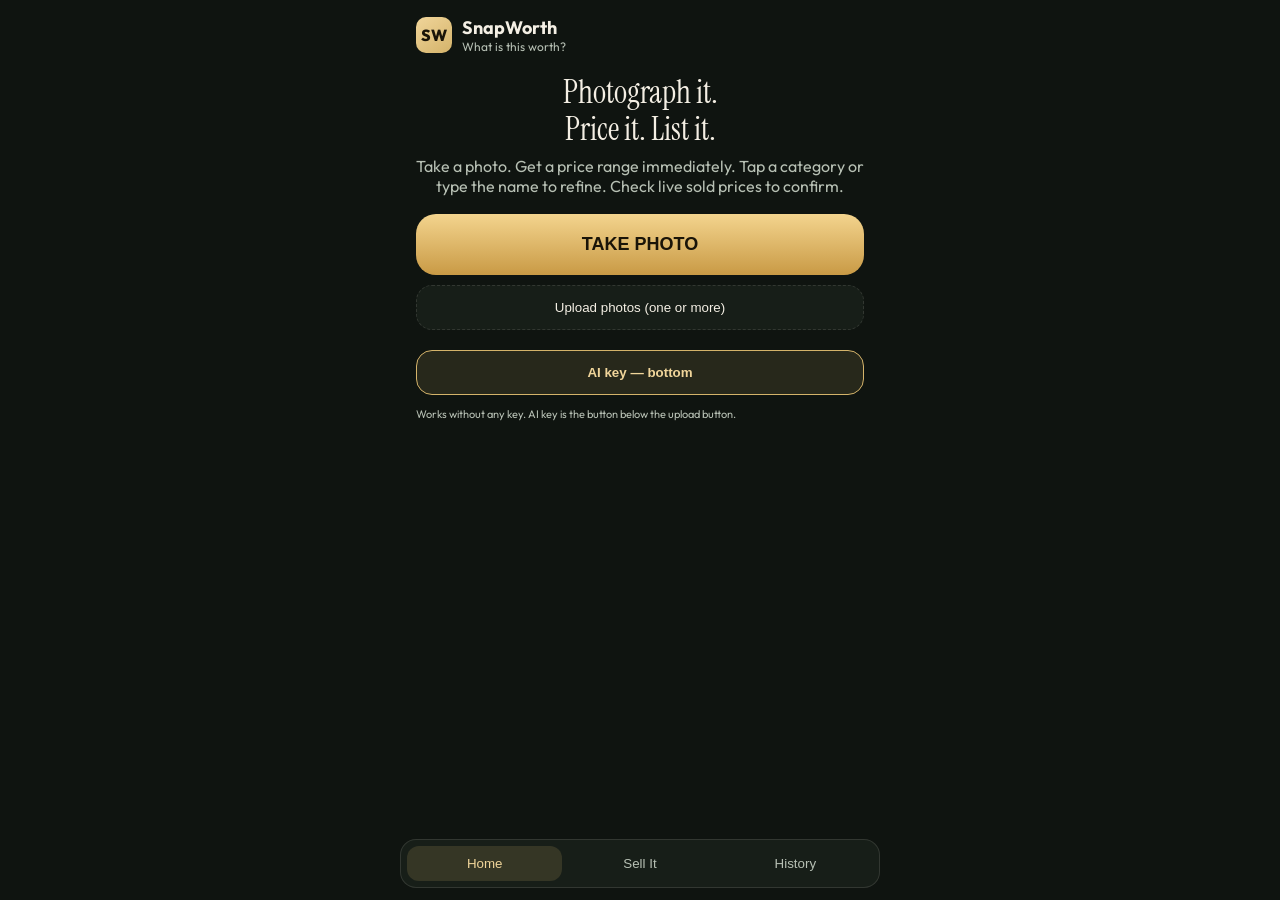
<file: index.html>
<!DOCTYPE html>
<html lang="en">
<head>
  <meta charset="UTF-8" />
  <meta name="viewport" content="width=device-width, initial-scale=1, viewport-fit=cover" />
  <title>SnapWorth — What is this worth?</title>
  <meta name="description" content="Photograph an item. Get an instant resale estimate, refine it, and list it. Always verify with live sold prices." />
  <link rel="preconnect" href="https://fonts.googleapis.com" />
  <link href="https://fonts.googleapis.com/css2?family=Instrument+Serif:ital@0;1&family=Outfit:wght@400;500;600;700&display=swap" rel="stylesheet" />
  <style>
    :root { --bg:#0f1410; --bg2:#171e18; --card:#1d261f; --ink:#f4efe4; --muted:#b7c0b4; --gold:#d4b36a; --gold2:#f0d59a; --line:rgba(244,239,228,.12); --danger:#e07a6a; }
    * { box-sizing:border-box; }
    body { margin:0; background:var(--bg); color:var(--ink); font-family:Outfit,system-ui,sans-serif; }
    .app { max-width:480px; margin:0 auto; padding:16px 16px calc(280px + env(safe-area-inset-bottom, 60px)); }
    header { display:flex; justify-content:space-between; align-items:center; padding-bottom:12px; }
    .brand { display:flex; gap:10px; align-items:center; }
    .logo { width:36px; height:36px; border-radius:10px; background:linear-gradient(145deg,#f0d59a,#d4b36a); color:#1a1408; display:grid; place-items:center; font-weight:800; }
    h1 { font-size:18px; margin:0; } .sub { margin:0; color:var(--muted); font-size:12px; }
    .pill { border:1px solid var(--line); background:rgba(212,179,106,.1); color:var(--gold2); border-radius:999px; padding:6px 10px; font-size:12px; cursor:pointer; }
    .screen { display:none; } .screen.on { display:block; }
    .hero h2 { font-family:"Instrument Serif",serif; font-size:32px; font-weight:400; margin:8px 0; line-height:1.15; text-align:center; }
    .hero p { color:var(--muted); text-align:center; margin:0 0 18px; }
    .take { width:100%; border:0; background:linear-gradient(180deg,#f3d48e,#c99a45); color:#1a1408; border-radius:20px; padding:20px; font-weight:800; font-size:18px; cursor:pointer; }
    .ghost { width:100%; margin-top:10px; border:1px dashed var(--line); background:var(--bg2); color:var(--ink); border-radius:16px; padding:14px; cursor:pointer; }
    .keybtn { width:100%; margin-top:10px; border:1px solid var(--gold); background:rgba(212,179,106,.12); color:var(--gold2); border-radius:16px; padding:14px; font-weight:600; cursor:pointer; }
    .card { background:var(--card); border:1px solid var(--line); border-radius:16px; padding:14px; margin:10px 0; }
    .thumb { width:100%; height:200px; object-fit:cover; border-radius:14px; background:#111; display:block; }
    .title { font-family:"Instrument Serif",serif; font-size:24px; margin:10px 0 4px; }
    .price { font-size:28px; color:var(--gold2); font-weight:700; }
    .meta { display:grid; grid-template-columns:1fr 1fr 1fr; gap:8px; margin:10px 0; }
    .meta div { background:var(--bg2); border-radius:12px; padding:10px; font-size:13px; }
    .meta span { display:block; color:var(--muted); font-size:10px; text-transform:uppercase; }
    .row { display:flex; gap:8px; }
    .btn { flex:1; border:0; border-radius:14px; padding:13px; font-weight:700; cursor:pointer; }
    .btn.go { background:var(--gold); color:#1a1408; }
    .btn.no { background:transparent; color:var(--ink); border:1px solid var(--line); }
    .chips { display:flex; flex-wrap:wrap; gap:8px; margin-top:10px; padding-bottom:8px; }
    .chips button { border:1px solid var(--line); background:var(--bg2); color:var(--ink); border-radius:999px; padding:12px 16px; font-size:15px; cursor:pointer; min-height:44px; }
    .chips button.on { background:rgba(212,179,106,.2); color:var(--gold2); }
    .links a { display:block; color:var(--gold2); padding:8px 0; text-decoration:none; border-bottom:1px solid var(--line); font-size:14px; }
    .status { color:var(--gold2); font-size:14px; margin:8px 0; min-height:1.2em; }
    .err { color:var(--danger); font-size:13px; white-space:pre-wrap; }
    .nav { position:fixed; left:50%; bottom:calc(12px + env(safe-area-inset-bottom, 0px)); transform:translateX(-50%); width:min(480px,calc(100% - 24px)); display:grid; grid-template-columns:repeat(3,1fr); background:var(--bg2); border:1px solid var(--line); border-radius:16px; padding:6px; z-index:10; }
    .nav button { border:0; background:transparent; color:var(--muted); padding:10px; border-radius:12px; cursor:pointer; }
    .nav button.on { background:rgba(212,179,106,.16); color:var(--gold2); }
    .hidden { display:none!important; }
    input, textarea { width:100%; background:var(--bg2); color:var(--ink); border:1px solid var(--line); border-radius:12px; padding:10px; margin-top:6px; font:inherit; }
    .disclaimer { font-size:11px; color:var(--muted); margin-top:12px; }
  </style>
</head>
<body>
<div class="app">
  <header>
    <div class="brand"><div class="logo">SW</div><div><h1>SnapWorth</h1><p class="sub">What is this worth?</p></div></div>
  </header>

  <section id="home" class="screen on">
    <div class="hero">
      <h2>Photograph it.<br>Price it. List it.</h2>
      <p>Take a photo. Get a price range immediately. Tap a category or type the name to refine. Check live sold prices to confirm.</p>
    </div>
    <button class="take" id="takeBtn">TAKE PHOTO</button>
    <button class="ghost" id="upBtn">Upload photos (one or more)</button>
    <input id="cam" class="hidden" type="file" accept="image/*" capture="environment" multiple/>
    <input id="lib" class="hidden" type="file" accept="image/*" multiple/>
    <button class="keybtn" id="keyPill" style="margin-top:20px">AI key — bottom</button>
    <p class="disclaimer">Works without any key. AI key is the button below the upload button.</p>
  </section>

  <section id="settings" class="screen">
    <div class="card">
      <strong>Gemini API key (optional)</strong>
      <p style="color:var(--muted);font-size:13px">Free key: <a href="https://aistudio.google.com/apikey" target="_blank" style="color:var(--gold2)">aistudio.google.com/apikey</a></p>
      <input id="apiKey" type="text" placeholder="Paste key (AIza...)"/>
      <button class="take" id="saveKey" style="margin-top:10px">Save key</button>
      <p id="keyMsg" class="status"></p>
    </div>
    <button class="btn no" data-go="home" style="width:100%">Back</button>
  </section>

  <section id="result" class="screen">
    <img class="thumb" id="img" alt="Item photo"/>
    <p class="status" id="status">Instant estimate ready</p>
    <p class="err" id="err"></p>
    <h2 class="title" id="pname"></h2>
    <div class="price" id="price"></div>
    <div class="meta">
      <div><span>Brand / model</span><strong id="brand">—</strong></div>
      <div><span>Condition</span><strong id="cond">—</strong></div>
      <div><span>Source</span><strong id="conf">—</strong></div>
    </div>
    <p id="advice" style="color:var(--gold2);font-size:14px"></p>
    <div class="card">
      <strong>Type the brand or product name for a better price and info</strong>
      <p style="color:var(--muted);font-size:13px;margin:6px 0">Brand matters. Examples: YETI, Hydro Flask, Nike, iPhone, DeWalt, Sony.</p>
      <input id="typed" placeholder="Type brand or model (e.g. YETI Rambler)"/>
      <button class="ghost" id="reprice">Update from name</button>
      <div class="chips" id="chips" style="margin-top:12px"></div>
    </div>
    <div class="card">
      <strong>What it is</strong>
      <p id="purpose" style="color:var(--muted);margin:6px 0 0;font-size:14px"></p>
    </div>
    <div class="card">
      <strong>Background</strong>
      <p id="history" style="color:var(--muted);margin:6px 0 0;font-size:14px"></p>
    </div>
    <div class="card">
      <strong>How to use / care</strong>
      <p id="howto" style="color:var(--muted);margin:6px 0 0;font-size:14px"></p>
    </div>
    <div class="card">
      <strong>What affects value</strong>
      <ul id="notes" style="color:var(--muted);margin:8px 0 0;padding-left:18px"></ul>
    </div>
    <div class="card links">
      <strong>Verify with real sold prices</strong>
      <p style="color:var(--muted);font-size:13px;margin:6px 0 8px">The range above is a starting point. Open these to see actual recent sales and set your price from real comps.</p>
      <a id="ebay" target="_blank" rel="noopener">eBay sold results (via Google)</a>
      <a id="gsearch" target="_blank" rel="noopener">Google sold search</a>
      <a id="fb" target="_blank" rel="noopener">Marketplace results (via Google)</a>
    </div>
    <div class="row">
      <button class="btn no" data-go="home">Scan another</button>
      <button class="btn go" data-go="sell">Sell It</button>
    </div>
    <p class="disclaimer">Estimate only. Always check the live sold links before listing. Not a formal appraisal.</p>
  </section>

  <section id="sell" class="screen">
    <div class="card">
      <strong>Listing title</strong><input id="ltitle"/>
      <strong style="display:block;margin-top:10px">Description</strong>
      <textarea id="lbody" rows="8"></textarea>
    </div>
    <div class="row">
      <button class="btn no" id="copyBtn">Copy</button>
      <button class="btn go" id="shareBtn">Share</button>
    </div>
  </section>

  <section id="history" class="screen">
    <h2 class="title">History</h2>
    <div id="hist"></div>
  </section>
</div>

<nav class="nav">
  <button data-go="home" class="on">Home</button>
  <button data-go="sell">Sell It</button>
  <button data-go="history">History</button>
</nav>

<script>
const $ = id => document.getElementById(id);
const KEY = "sw_gemini_key_v2";
const BACKEND = ""; // set to your deployed function URL for key-free accurate results
const HIST = "sw_hist_v8";

const CATS = [
  {id:"mouse", name:"Computer mouse", brand:"Logitech / generic", low:6, high:12, floor:5,
   purpose:"Points and clicks on a computer. Used for navigation, selecting, and basic input.",
   history:"Mice became standard with graphical interfaces in the 1980s–90s. Optical and wireless versions replaced ball mice.",
   howto:"Plug in or pair via Bluetooth/receiver. Use on a flat surface. Left click selects, right click opens menus, scroll wheel moves pages.",
   notes:["Most used office mice sell $6–12.","Wireless needs receiver."], q:"Logitech mouse used"},
  {id:"headphones", name:"Headphones / earbuds", brand:"Check logo", low:12, high:28, floor:8,
   purpose:"Personal audio. Over-ear or in-ear speakers for music, calls, or noise isolation.",
   history:"Headphones date to the early 1900s for radio and telephony. Modern consumer versions exploded with portable music and smartphones.",
   howto:"Connect via 3.5mm jack, USB, or Bluetooth. Adjust headband/ear tips for fit. Charge wireless models. Clean ear pads regularly.",
   notes:["Typical used range $12–28.","Premium brands higher if working."], q:"used headphones"},
  {id:"tool", name:"Power or hand tool", brand:"Read the brand", low:25, high:55, floor:15,
   purpose:"Cuts, drills, fastens, or shapes materials. Used for repairs, building, and DIY.",
   history:"Hand tools are ancient. Power tools became common in the 20th century with electricity and cordless battery packs.",
   howto:"Check battery or cord. Wear eye protection. Use the correct bit or blade. Store dry. Test before use.",
   notes:["Common tools $25–55 used.","Battery packs raise price."], q:"used power tool"},
  {id:"phone", name:"Smartphone", brand:"Model + storage", low:60, high:180, floor:30,
   purpose:"Calls, texts, internet, apps, camera, and navigation in one device.",
   history:"Smartphones grew from early mobile phones in the 1990s–2000s. Touchscreens and app stores defined the modern era after 2007.",
   howto:"Charge fully. Check for iCloud/FRP lock. Test screen, camera, and battery. Remove accounts before resale.",
   notes:["Depends on model and lock status.","Cracks drop value fast."], q:"used smartphone"},
  {id:"shoes", name:"Shoes / sneakers", brand:"Brand + size", low:18, high:45, floor:12,
   purpose:"Footwear for walking, running, or style. Protects feet and completes an outfit.",
   history:"Sneakers evolved from early athletic shoes in the late 1800s–1900s. Brand and model culture grew strongly from the 1980s onward.",
   howto:"Check size and sole wear. Clean before listing. Include original box if available. Note any damage.",
   notes:["Average used sneakers $18–45.","Popular models higher."], q:"used sneakers"},
  {id:"furniture", name:"Furniture", brand:"Local pickup", low:40, high:120, floor:20,
   purpose:"Functional or decorative pieces for sitting, storage, sleeping, or display.",
   history:"Furniture styles follow design eras (mid-century, traditional, modern). Condition and local demand matter most for resale.",
   howto:"Photograph all sides and any damage. Note dimensions. Offer local pickup. Wipe clean before sale.",
   notes:["Local demand sets price.","Condition is everything."], q:"used furniture"},
  {id:"jewelry", name:"Jewelry / watch", brand:"Hallmarks", low:10, high:60, floor:5,
   purpose:"Worn for decoration, status, or timekeeping. Can be costume or precious metal.",
   history:"Jewelry is ancient. Watches became personal timepieces in the 1500s–1600s and mass-market in the 20th century.",
   howto:"Look for hallmarks on metal. Test if watch runs. Clean gently. Photograph clasps and any stones clearly.",
   notes:["Costume vs real metal.","Working watches higher."], q:"used jewelry"},
  {id:"bottle", name:"Water bottle / tumbler", brand:"Brand on base", low:8, high:18, floor:5,
   purpose:"Holds and often insulates drinks for travel or daily use.",
   history:"Insulated bottles and tumblers became popular in the 2000s–2010s with brands focused on keeping drinks cold or hot.",
   howto:"Check lid seal and insulation. Wash thoroughly. Note dents or missing parts. Test for leaks.",
   notes:["Generic $8–15.","Yeti/Hydro higher."], q:"used insulated tumbler"},
  {id:"clothing", name:"Clothing / jacket", brand:"Brand + size", low:10, high:25, floor:6,
   purpose:"Worn for warmth, protection, or style. Jackets add outer-layer coverage.",
   history:"Clothing resale grew with thrift and online marketplaces. Brand, size, and condition drive most of the value.",
   howto:"Check size tag and fabric. Note stains, holes, or fading. Wash or note as-is. Photograph front, back, and tags.",
   notes:["Most used clothing $10–25.","Brand raises it."], q:"used clothing"},
  {id:"electronics", name:"Small electronics", brand:"Model number", low:15, high:40, floor:10,
   purpose:"Performs a specific electronic function (audio, charging, display, control, etc.).",
   history:"Consumer electronics expanded rapidly from the mid-20th century. Working condition and included accessories set resale price.",
   howto:"Power on and test main function. Include charger or cables if possible. Note model number. Wipe clean.",
   notes:["Working units $15–40.","Parts-only is low."], q:"used electronics"},
  {id:"item", name:"Household item", brand:"Unknown", low:10, high:25, floor:5,
   purpose:"Everyday object used around the home.",
   history:"Varies widely. Tap a category or type the name for specific background.",
   howto:"Photograph clearly. Note condition and any brand marks. Tap a better category for tighter info.",
   notes:["Tap a category for a tighter range."], q:"used item"}
];


const BRANDS = [
  {match:["yeti","rambler"], name:"YETI Rambler", brand:"YETI", low:15, high:30, floor:12, purpose:"Double-wall vacuum insulated drinkware.", history:"YETI Rambler brought premium cooler insulation to everyday tumblers and bottles.", howto:"Check lid seal. Hand wash or top rack. Note dents or missing parts.", notes:["Used YETI commonly $15–30.","Size and lid type matter."], q:"YETI Rambler used"},
  {match:["hydro","hydroflask","hydro flask"], name:"Hydro Flask", brand:"Hydro Flask", low:12, high:28, floor:10, purpose:"Insulated stainless bottle or tumbler.", history:"Hydro Flask popularized colorful insulated drinkware.", howto:"Wash well. Check flex cap or lid.", notes:["Used Hydro Flask usually $12–28."], q:"Hydro Flask used"},
  {match:["stanley"], name:"Stanley tumbler", brand:"Stanley", low:10, high:25, floor:8, purpose:"Insulated tumbler, often with handle.", history:"Stanley saw a major resurgence with Quencher-style tumblers.", howto:"Check handle and lid. Note chips.", notes:["Used Stanley often $10–25."], q:"Stanley tumbler used"},
  {match:["apple","iphone","ipad","macbook"], name:"Apple device", brand:"Apple", low:80, high:400, floor:40, purpose:"Smartphone, tablet, or computer.", history:"Apple devices hold value well when unlocked and in good condition.", howto:"Check iCloud lock, battery health, and screen. Remove accounts.", notes:["Lock status kills value.","Model and storage set price."], q:"used iPhone"},
  {match:["samsung","galaxy"], name:"Samsung Galaxy", brand:"Samsung", low:50, high:250, floor:25, purpose:"Android smartphone or tablet.", history:"Galaxy line is a major resale category.", howto:"Check FRP lock and battery. Test screen.", notes:["Unlocked and working units sell higher."], q:"Samsung Galaxy used"},
  {match:["nike","air force","jordan"], name:"Nike / Jordan sneakers", brand:"Nike", low:25, high:120, floor:15, purpose:"Athletic or lifestyle footwear.", history:"Nike and Jordan models have strong secondary markets.", howto:"Check size, sole wear, and box. Note authenticity marks.", notes:["Popular models and size drive price."], q:"Nike sneakers used"},
  {match:["adidas"], name:"Adidas sneakers", brand:"Adidas", low:20, high:80, floor:12, purpose:"Athletic footwear.", history:"Adidas resale is strong on popular models.", howto:"Check size and condition.", notes:["Model and size matter."], q:"Adidas sneakers used"},
  {match:["dewalt","makita","milwaukee","craftsman"], name:"Power tool", brand:"Pro brand", low:30, high:120, floor:20, purpose:"Cordless or corded tool for building and repair.", history:"Pro tool brands hold value when batteries and chargers are included.", howto:"Test function. Note battery count and condition.", notes:["Battery packs raise price significantly."], q:"DeWalt tool used"},
  {match:["sony","bose","beats"], name:"Headphones", brand:"Premium audio", low:25, high:90, floor:15, purpose:"Over-ear or in-ear audio.", history:"Sony, Bose, and Beats hold value better than generic brands.", howto:"Test sound, battery, and pads. Include case if possible.", notes:["Working units with case sell higher."], q:"Sony headphones used"},
  {match:["logitech"], name:"Logitech device", brand:"Logitech", low:8, high:35, floor:5, purpose:"Mouse, keyboard, or webcam.", history:"Logitech office and gaming gear is common in resale.", howto:"Test buttons and connection. Include receiver for wireless.", notes:["Wireless needs the receiver."], q:"Logitech mouse used"}
];

function matchBrand(text){
  const t = (text || "").toLowerCase();
  return BRANDS.find(b => b.match.some(m => t.includes(m)));
}

const state = { current:null, history:JSON.parse(localStorage.getItem(HIST)||"[]") };

function saveHist(){ try{ localStorage.setItem(HIST, JSON.stringify(state.history.slice(0,30))); }catch(e){} }
function getKey(){ return (localStorage.getItem(KEY)||"").trim(); }

function show(id){
  document.querySelectorAll(".screen").forEach(s => s.classList.toggle("on", s.id===id));
  document.querySelectorAll(".nav button").forEach(b => {
    const go = b.dataset.go;
    b.classList.toggle("on", go===id || (id==="result" && go==="home") || (id==="settings" && go==="home"));
  });
  if(id==="history") renderHist();
  if(id==="settings"){
    $("apiKey").value = getKey();
    $("keyMsg").textContent = getKey() ? "Key saved. Next photo will try Gemini." : "No key yet — instant estimates still work.";
  }
}

function q(s){ return encodeURIComponent(s||""); }

function fromCat(cat, extraName){
  const name = (extraName || cat.name).trim();
  return {
    name,
    brand: cat.brand,
    condition: "Used",
    low: cat.low,
    high: cat.high,
    floor: cat.floor,
    purpose: cat.purpose || "",
    history: cat.history || "",
    howto: cat.howto || "",
    notes: cat.notes.slice(),
    search: extraName || cat.q,
    conf: extraName ? "typed" : "instant",
    listingTitle: name + " — used",
    listingBody: name + "\nCondition: used as shown.\nAsking $" + cat.low + "–$" + cat.high + ".\nLocal pickup preferred.\nEstimates are not appraisals."
  };
}

function paint(item){
  if(!item) return;
  state.current = item;
  $("img").src = item.image || "";
  $("pname").textContent = item.name || "Item";
  $("price").textContent = "$" + (item.low||0) + "–$" + (item.high||0);
  $("brand").textContent = item.brand || "—";
  $("cond").textContent = item.condition || "Used";
  $("conf").textContent = item.conf || "—";
  $("advice").textContent = "Do not list under $" + (item.floor||item.low||5) + " without checking sold comps.";
  $("purpose").textContent = item.purpose || "—";
  $("history").textContent = item.history || "—";
  $("howto").textContent = item.howto || "—";
  $("notes").innerHTML = (item.notes||[]).map(n => "<li>" + n + "</li>").join("");
  $("ltitle").value = item.listingTitle || item.name || "";
  $("lbody").value = item.listingBody || "";
  const term = item.search || item.name || "item";
  $("ebay").href = "https://www.google.com/search?q=" + q("ebay sold " + term);
  $("gsearch").href = "https://www.google.com/search?q=" + q(term + " sold price");
  $("fb").href = "https://www.google.com/search?q=" + q("facebook marketplace " + term);
  $("chips").innerHTML = CATS.filter(c => c.id !== "item").map(c =>
    '<button type="button" data-id="' + c.id + '">' + c.name + '</button>'
  ).join("");
  // highlight if current matches a category name
  $("chips").querySelectorAll("button").forEach(b => {
    const cat = CATS.find(c => c.id === b.dataset.id);
    if(cat && item.name === cat.name) b.classList.add("on");
  });
}

// Delegated click so taps always work even after re-render
document.addEventListener("click", function(e){
  const btn = e.target.closest("#chips button");
  if(!btn || !state.current) return;
  const cat = CATS.find(c => c.id === btn.dataset.id);
  if(!cat) return;
  const next = Object.assign({id: state.current.id, image: state.current.image}, fromCat(cat));
  persist(next);
  paint(next);
  $("status").textContent = "Updated to " + cat.name + ".";
  $("err").textContent = "";
});

function persist(item){
  if(!item || !item.id) return;
  const i = state.history.findIndex(h => h.id === item.id);
  if(i >= 0) state.history[i] = item;
  else state.history.unshift(item);
  saveHist();
}

function renderHist(){
  if(!state.history.length){
    $("hist").innerHTML = '<p style="color:var(--muted)">No scans yet.</p>';
    return;
  }
  $("hist").innerHTML = state.history.map((h,i) =>
    '<div class="card" data-i="' + i + '" style="display:flex;gap:10px;align-items:center;cursor:pointer">' +
    '<img src="' + (h.image||"") + '" style="width:56px;height:56px;object-fit:cover;border-radius:8px" alt="">' +
    '<div><strong>' + (h.name||"Item") + '</strong><div style="color:var(--muted);font-size:13px">$' + h.low + '–$' + h.high + '</div></div></div>'
  ).join("");
  $("hist").querySelectorAll("[data-i]").forEach(el => {
    el.onclick = () => {
      paint(state.history[+el.dataset.i]);
      show("result");
    };
  });
}

function compress(file){
  return new Promise((resolve, reject) => {
    const url = URL.createObjectURL(file);
    const img = new Image();
    img.onload = () => {
      try {
        let w = img.naturalWidth || 800, h = img.naturalHeight || 600;
        const scale = Math.min(1, 800 / Math.max(w, h));
        w = Math.max(1, Math.round(w * scale));
        h = Math.max(1, Math.round(h * scale));
        const c = document.createElement("canvas");
        c.width = w; c.height = h;
        const ctx = c.getContext("2d");
        ctx.drawImage(img, 0, 0, w, h);
        URL.revokeObjectURL(url);
        resolve(c.toDataURL("image/jpeg", 0.7));
      } catch(e) {
        URL.revokeObjectURL(url);
        reject(e);
      }
    };
    img.onerror = () => {
      URL.revokeObjectURL(url);
      reject(new Error("Could not read the photo. Try a different image."));
    };
    img.src = url;
  });
}

async function askGemini(dataUrl){
  // Prefer backend so users never need a key
  if(BACKEND){
    try {
      const res = await fetch(BACKEND, {
        method: "POST",
        headers: {"Content-Type": "application/json"},
        body: JSON.stringify({ image: dataUrl })
      });
      if(res.ok){
        const data = await res.json();
        if(data && data.name) return data;
      }
    } catch(e) { /* fall through */ }
  }
  const key = getKey();
  if(!key) return null;
  const b64 = (dataUrl.split(",")[1] || "").slice(0, 500000);
  const prompt = `You are a precise resale and product identification assistant. Identify the exact item in the photo.\nReturn ONLY valid JSON with this shape:\n{"name":"specific name including brand and model if visible","brand":"exact brand or unknown","model":"model if visible or unknown","condition":"Used / Good / Fair","low":15,"high":35,"floor":10,"purpose":"what this specific item is for in 1-2 sentences","history":"brief background or era if relevant, especially for antiques or known products","howto":"how to use, test, or care for this item","notes":["value driver 1","value driver 2"],"search":"exact search for sold listings","listingTitle":"ready title","listingBody":"short description"}\nBe specific. If you can read a brand or model, include it. For antiques note style or period if visible. Do not invent details. Keep price ranges realistic and relatively tight for US resale.`;
  const models = ["gemini-2.5-flash", "gemini-2.0-flash", "gemini-1.5-flash", "gemini-flash-latest", "gemini-2.5-flash-lite"];
  for(const model of models){
    try {
      const res = await fetch(
        "https://generativelanguage.googleapis.com/v1beta/models/" + model + ":generateContent?key=" + encodeURIComponent(key),
        {
          method: "POST",
          headers: {"Content-Type": "application/json"},
          body: JSON.stringify({
            contents: [{parts: [
              {inline_data: {mime_type: "image/jpeg", data: b64}},
              {text: prompt}
            ]}],
            generationConfig: {temperature: 0.2}
          })
        }
      );
      if(!res.ok) continue;
      const data = await res.json();
      let text = data.candidates?.[0]?.content?.parts?.[0]?.text || "";
      text = text.replace(/```json|```/gi, "").trim();
      const start = text.indexOf("{");
      const end = text.lastIndexOf("}");
      if(start < 0 || end < 0) continue;
      const parsed = JSON.parse(text.slice(start, end + 1));
      if(parsed && parsed.name) return parsed;
    } catch(e) { /* try next model */ }
  }
  return null;
}

async function runMulti(files){
  if(!files || !files.length) return;
  // Process the first file fully; others can be scanned later from history or by re-uploading
  await run(files[0]);
  if(files.length > 1){
    $("status").textContent = ($("status").textContent || "") + " (" + files.length + " photos selected — showing first. Scan again for others.)";
  }
}

async function run(file){
  if(!file) return;
  $("err").textContent = "";
  show("result");
  $("status").textContent = "Reading photo…";
  $("pname").textContent = "…";
  $("price").textContent = "—";
  try {
    const dataUrl = await compress(file);
    const guess = Object.assign({id: Date.now(), image: dataUrl}, fromCat(CATS.find(c => c.id === "item")));
    persist(guess);
    paint(guess);
    $("status").textContent = "Instant estimate ready. Tap a category below if the name is wrong.";

    if(BACKEND || getKey()){
      $("status").textContent = "Getting specific ID and price…";
      const ai = await askGemini(dataUrl);
      if(ai && ai.name){
        const item = Object.assign({id: guess.id, image: dataUrl}, {
          name: ai.name || guess.name,
          brand: ai.brand || "unknown",
          condition: ai.condition || "Used",
          low: Number(ai.low) || guess.low,
          high: Number(ai.high) || guess.high,
          floor: Number(ai.floor) || guess.floor,
          purpose: ai.purpose || guess.purpose || "",
          history: ai.history || guess.history || "",
          howto: ai.howto || guess.howto || "",
          notes: Array.isArray(ai.notes) ? ai.notes : [String(ai.notes || "Gemini estimate")],
          search: ai.search || ai.name,
          conf: "Gemini",
          listingTitle: ai.listingTitle || ai.name,
          listingBody: ai.listingBody || ""
        });
        persist(item);
        paint(item);
        $("status").textContent = "Gemini refined the identification.";
      } else {
        $("status").textContent = "Gemini could not identify it. Tap Headphones or type the name below.";
        $("err").textContent = "Key issue or rate limit. Instant estimate is still usable — correct the category.";
      }
    }
  } catch(e) {
    $("err").textContent = e.message || String(e);
    $("status").textContent = "Could not process photo.";
    $("pname").textContent = "Error";
    $("price").textContent = "—";
  }
  $("cam").value = "";
  $("lib").value = "";
}

$("takeBtn").onclick = () => $("cam").click();
$("upBtn").onclick = () => $("lib").click();
$("cam").onchange = e => {
  const files = Array.from(e.target.files || []);
  if(files.length) runMulti(files);
};
$("lib").onchange = e => {
  const files = Array.from(e.target.files || []);
  if(files.length) runMulti(files);
};
$("keyPill").onclick = () => show("settings");
$("saveKey").onclick = () => {
  const k = $("apiKey").value.trim();
  if(k) localStorage.setItem(KEY, k);
  else localStorage.removeItem(KEY);
  $("keyMsg").textContent = k ? "Key saved. Next photo will try Gemini." : "Key cleared.";
};
$("reprice").onclick = () => {
  const t = $("typed").value.trim();
  if(!t || !state.current) return;
  const brand = matchBrand(t);
  let next;
  if(brand){
    next = Object.assign({id: state.current.id, image: state.current.image}, {
      name: brand.name,
      brand: brand.brand,
      condition: "Used",
      low: brand.low,
      high: brand.high,
      floor: brand.floor,
      purpose: brand.purpose,
      history: brand.history,
      howto: brand.howto,
      notes: brand.notes.slice(),
      search: brand.q,
      conf: "brand match",
      listingTitle: brand.name + " — used",
      listingBody: brand.name + "\nCondition: used as shown.\nAsking $" + brand.low + "–$" + brand.high + "."
    });
  } else {
    next = Object.assign({id: state.current.id, image: state.current.image}, fromCat(CATS.find(c => c.id === "item"), t));
  }
  persist(next);
  paint(next);
  $("status").textContent = brand ? "Updated to " + brand.brand + "." : "Updated from typed name.";
  $("err").textContent = "";
};
$("copyBtn").onclick = async () => {
  try {
    await navigator.clipboard.writeText($("ltitle").value + "\n\n" + $("lbody").value);
    $("copyBtn").textContent = "Copied";
    setTimeout(() => $("copyBtn").textContent = "Copy", 1200);
  } catch(e) {}
};
$("shareBtn").onclick = async () => {
  try {
    if(navigator.share) await navigator.share({title: $("ltitle").value, text: $("lbody").value});
  } catch(e) {}
};
document.querySelectorAll("[data-go]").forEach(b => b.addEventListener("click", () => show(b.dataset.go)));
</script>
</body>
</html>
</file>
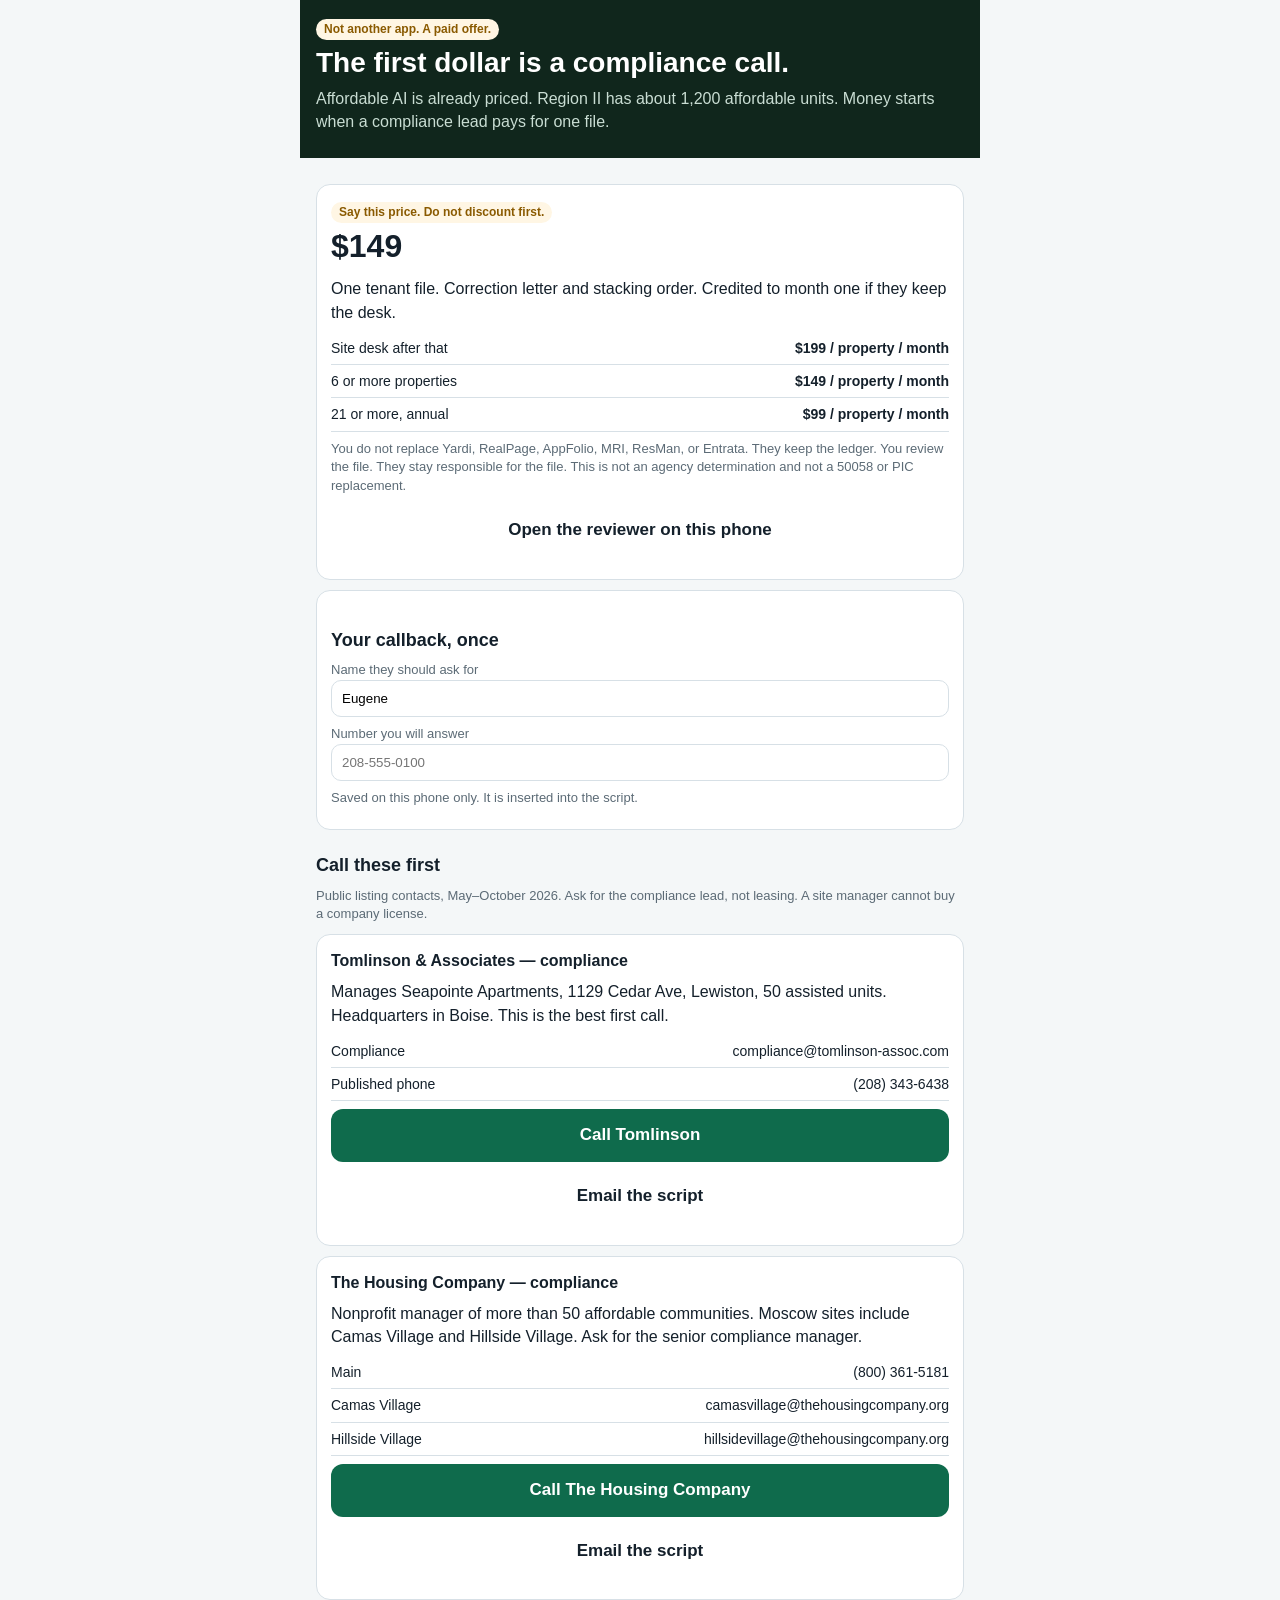
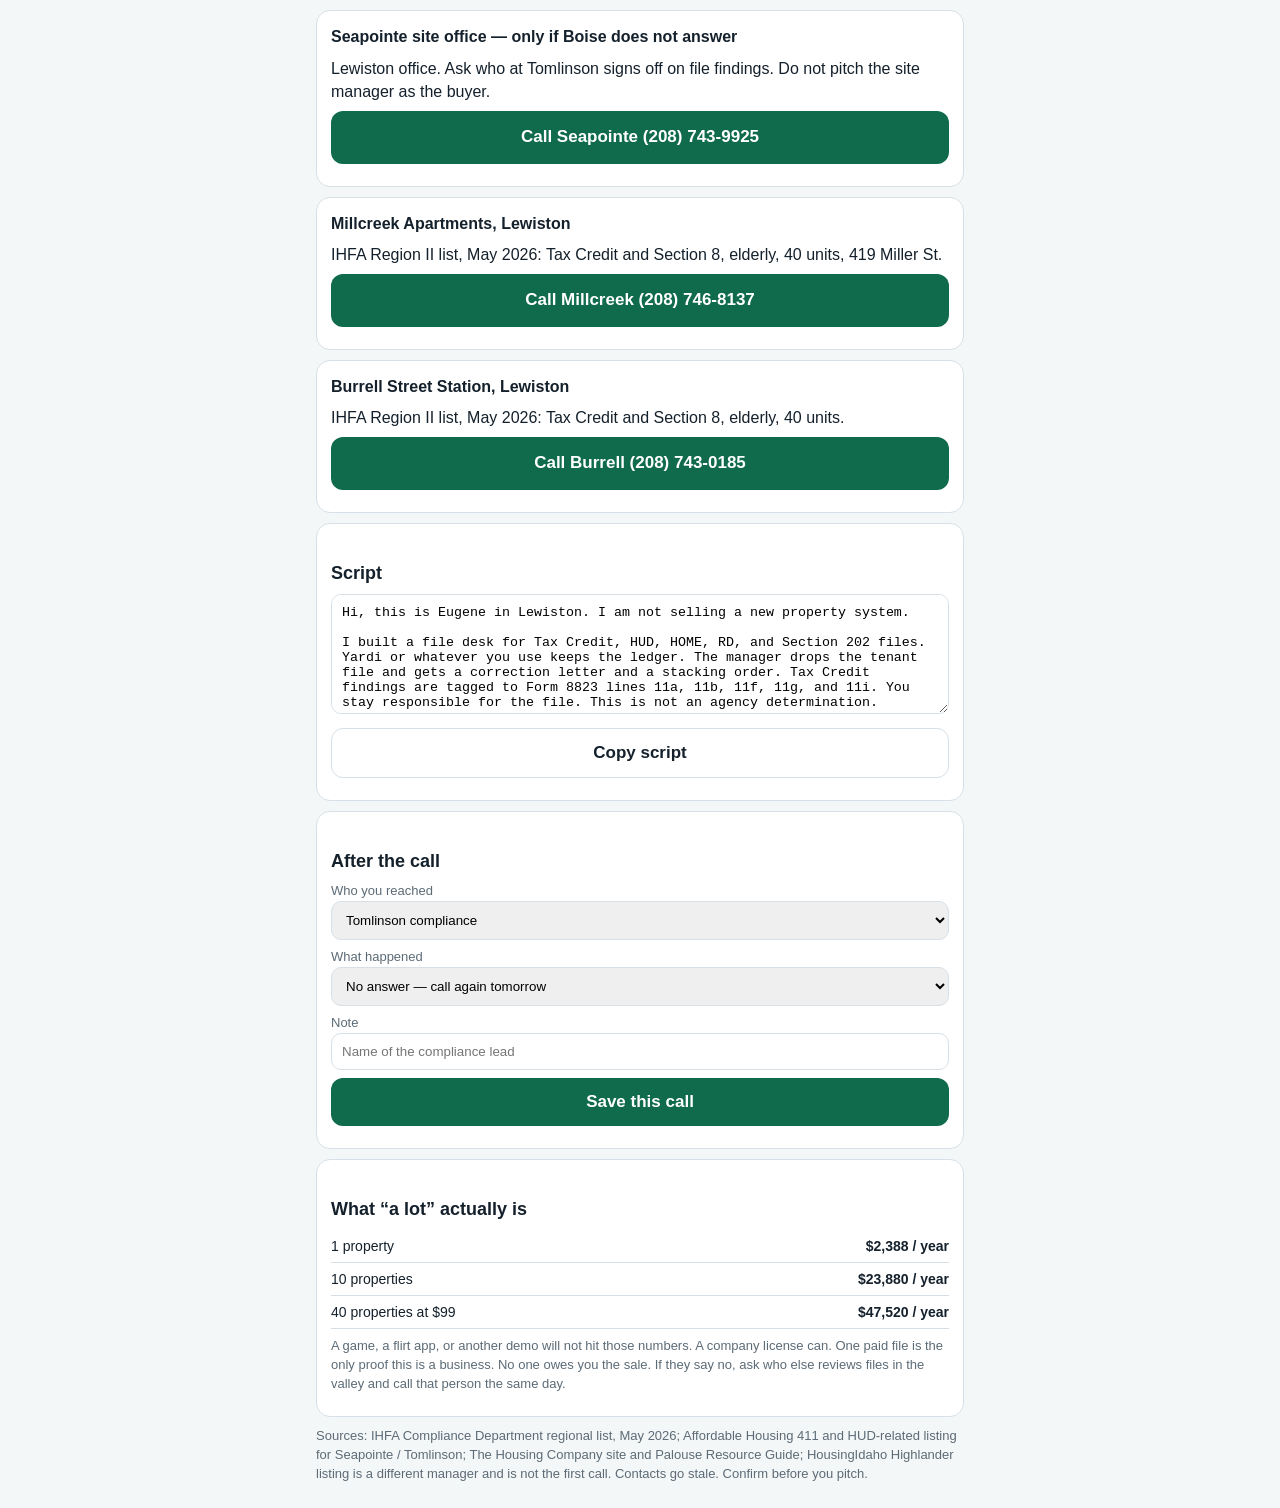
<file: first-dollar/index.html>
<!DOCTYPE html>
<html lang="en">
<head>
<meta charset="utf-8">
<meta name="viewport" content="width=device-width, initial-scale=1">
<title>First dollar — Affordable AI</title>
<style>
  :root { color-scheme: light; --ink:#14202b; --muted:#5c6b76; --line:#d7e0e6; --paper:#f4f7f8; --green:#0f6b4c; --green2:#e7f6ef; --amber:#8a5a00; --amber2:#fff6e4; }
  * { box-sizing: border-box; }
  body { margin:0; font:16px/1.45 -apple-system,BlinkMacSystemFont,"Segoe UI",sans-serif; color:var(--ink); background:var(--paper); }
  header, main { padding:16px; max-width:680px; margin:0 auto; }
  header { background:#10261c; color:#fff; }
  h1 { font-size:28px; line-height:1.1; margin:8px 0; }
  h2 { font-size:18px; margin:22px 0 8px; }
  p { margin:8px 0; }
  .muted { color:var(--muted); }
  header .muted { color:#c9ddd3; }
  .card { background:#fff; border:1px solid var(--line); border-radius:14px; padding:14px; margin:10px 0; }
  .price { font-size:32px; font-weight:700; }
  .tag { display:inline-block; background:var(--amber2); color:var(--amber); border-radius:99px; padding:2px 8px; font-size:12px; font-weight:700; }
  button, a.btn { display:block; width:100%; text-align:center; text-decoration:none; border:0; border-radius:12px; padding:14px 12px; font-size:17px; font-weight:700; margin:8px 0; }
  .call { background:var(--green); color:#fff; }
  .ghost { background:#fff; color:var(--ink); border:1px solid var(--line); }
  label { display:block; font-size:13px; color:var(--muted); margin-top:8px; }
  input, textarea, select { width:100%; font:16px/1.3 inherit; padding:10px; border:1px solid var(--line); border-radius:10px; }
  textarea { min-height:120px; }
  .row { display:flex; justify-content:space-between; gap:8px; font-size:14px; padding:6px 0; border-bottom:1px solid var(--line); }
  .ok { background:var(--green2); }
  ol { padding-left:18px; }
  li { margin:6px 0; }
  .small { font-size:13px; color:var(--muted); }
</style>
</head>
<body>
<header>
  <div class="tag">Not another app. A paid offer.</div>
  <h1>The first dollar is a compliance call.</h1>
  <p class="muted">Affordable AI is already priced. Region II has about 1,200 affordable units. Money starts when a compliance lead pays for one file.</p>
</header>
<main>
  <section class="card">
    <div class="tag">Say this price. Do not discount first.</div>
    <div class="price">$149</div>
    <p>One tenant file. Correction letter and stacking order. Credited to month one if they keep the desk.</p>
    <div class="row"><span>Site desk after that</span><b>$199 / property / month</b></div>
    <div class="row"><span>6 or more properties</span><b>$149 / property / month</b></div>
    <div class="row"><span>21 or more, annual</span><b>$99 / property / month</b></div>
    <p class="small">You do not replace Yardi, RealPage, AppFolio, MRI, ResMan, or Entrata. They keep the ledger. You review the file. They stay responsible for the file. This is not an agency determination and not a 50058 or PIC replacement.</p>
    <a class="btn ghost" href="https://mraffordableai.github.io/affordable-ai/">Open the reviewer on this phone</a>
  </section>

  <section class="card">
    <h2>Your callback, once</h2>
    <label>Name they should ask for</label>
    <input id="me" value="Eugene" autocomplete="name">
    <label>Number you will answer</label>
    <input id="phone" inputmode="tel" placeholder="208-555-0100" autocomplete="tel">
    <p class="small">Saved on this phone only. It is inserted into the script.</p>
  </section>

  <h2>Call these first</h2>
  <p class="small">Public listing contacts, May–October 2026. Ask for the compliance lead, not leasing. A site manager cannot buy a company license.</p>

  <article class="card">
    <b>Tomlinson & Associates — compliance</b>
    <p>Manages Seapointe Apartments, 1129 Cedar Ave, Lewiston, 50 assisted units. Headquarters in Boise. This is the best first call.</p>
    <div class="row"><span>Compliance</span><span>compliance@tomlinson-assoc.com</span></div>
    <div class="row"><span>Published phone</span><span>(208) 343-6438</span></div>
    <a class="btn call" href="tel:+12083436438">Call Tomlinson</a>
    <a class="btn ghost" id="mail1">Email the script</a>
  </article>

  <article class="card">
    <b>The Housing Company — compliance</b>
    <p>Nonprofit manager of more than 50 affordable communities. Moscow sites include Camas Village and Hillside Village. Ask for the senior compliance manager.</p>
    <div class="row"><span>Main</span><span>(800) 361-5181</span></div>
    <div class="row"><span>Camas Village</span><span>camasvillage@thehousingcompany.org</span></div>
    <div class="row"><span>Hillside Village</span><span>hillsidevillage@thehousingcompany.org</span></div>
    <a class="btn call" href="tel:+18003615181">Call The Housing Company</a>
    <a class="btn ghost" id="mail2">Email the script</a>
  </article>

  <article class="card">
    <b>Seapointe site office — only if Boise does not answer</b>
    <p>Lewiston office. Ask who at Tomlinson signs off on file findings. Do not pitch the site manager as the buyer.</p>
    <a class="btn call" href="tel:+12087439925">Call Seapointe (208) 743-9925</a>
  </article>

  <article class="card">
    <b>Millcreek Apartments, Lewiston</b>
    <p>IHFA Region II list, May 2026: Tax Credit and Section 8, elderly, 40 units, 419 Miller St.</p>
    <a class="btn call" href="tel:+12087468137">Call Millcreek (208) 746-8137</a>
  </article>

  <article class="card">
    <b>Burrell Street Station, Lewiston</b>
    <p>IHFA Region II list, May 2026: Tax Credit and Section 8, elderly, 40 units.</p>
    <a class="btn call" href="tel:+12087430185">Call Burrell (208) 743-0185</a>
  </article>

  <section class="card">
    <h2>Script</h2>
    <textarea id="script" readonly></textarea>
    <button class="ghost" id="copy" type="button">Copy script</button>
  </section>

  <section class="card">
    <h2>After the call</h2>
    <label>Who you reached</label>
    <select id="who">
      <option>Tomlinson compliance</option>
      <option>Housing Company compliance</option>
      <option>Seapointe office</option>
      <option>Millcreek</option>
      <option>Burrell Street Station</option>
    </select>
    <label>What happened</label>
    <select id="what">
      <option>No answer — call again tomorrow</option>
      <option>Reached leasing — got compliance name</option>
      <option>Sent sample — waiting</option>
      <option>Paid the $149 file</option>
      <option>Said no</option>
    </select>
    <label>Note</label>
    <input id="note" placeholder="Name of the compliance lead">
    <button class="call" id="save" type="button">Save this call</button>
    <div id="log"></div>
  </section>

  <section class="card">
    <h2>What “a lot” actually is</h2>
    <div class="row"><span>1 property</span><b>$2,388 / year</b></div>
    <div class="row"><span>10 properties</span><b>$23,880 / year</b></div>
    <div class="row"><span>40 properties at $99</span><b>$47,520 / year</b></div>
    <p class="small">A game, a flirt app, or another demo will not hit those numbers. A company license can. One paid file is the only proof this is a business. No one owes you the sale. If they say no, ask who else reviews files in the valley and call that person the same day.</p>
  </section>
  <p class="small">Sources: IHFA Compliance Department regional list, May 2026; Affordable Housing 411 and HUD-related listing for Seapointe / Tomlinson; The Housing Company site and Palouse Resource Guide; HousingIdaho Highlander listing is a different manager and is not the first call. Contacts go stale. Confirm before you pitch.</p>
</main>
<script>
const me = document.getElementById('me');
const phone = document.getElementById('phone');
const script = document.getElementById('script');
const log = document.getElementById('log');
function load() {
  me.value = localStorage.getItem('fd-me') || 'Eugene';
  phone.value = localStorage.getItem('fd-phone') || '';
  render();
  showLog();
}
function render() {
  const n = me.value.trim() || 'Eugene';
  const p = phone.value.trim() || 'the number I leave';
  script.value = `Hi, this is ${n} in Lewiston. I am not selling a new property system.

I built a file desk for Tax Credit, HUD, HOME, RD, and Section 202 files. Yardi or whatever you use keeps the ledger. The manager drops the tenant file and gets a correction letter and a stacking order. Tax Credit findings are tagged to Form 8823 lines 11a, 11b, 11f, 11g, and 11i. You stay responsible for the file. This is not an agency determination.

I can review one file for $149 and credit that to the first month if you keep the desk. The desk is $199 a property each month, $149 at six properties, $99 at 21 on an annual contract.

Can I send the compliance lead one sample letter today? My number is ${p}.`;
}
function showLog() {
  const rows = JSON.parse(localStorage.getItem('fd-log') || '[]');
  log.innerHTML = rows.map(r => `<div class="row"><span>${r.when}<br>${r.who}</span><b>${r.what}</b></div><p class="small">${r.note || ''}</p>`).join('');
}
me.oninput = phone.oninput = () => {
  localStorage.setItem('fd-me', me.value);
  localStorage.setItem('fd-phone', phone.value);
  render();
};
document.getElementById('copy').onclick = () => navigator.clipboard.writeText(script.value);
document.getElementById('save').onclick = () => {
  const rows = JSON.parse(localStorage.getItem('fd-log') || '[]');
  rows.unshift({ when: new Date().toLocaleString(), who: document.getElementById('who').value, what: document.getElementById('what').value, note: document.getElementById('note').value });
  localStorage.setItem('fd-log', JSON.stringify(rows.slice(0, 30)));
  document.getElementById('note').value = '';
  showLog();
};
function mail(to) {
  const subject = encodeURIComponent('File desk sample for your Tax Credit / HUD files');
  const body = encodeURIComponent(script.value);
  location.href = `mailto:${to}?subject=${subject}&body=${body}`;
}
document.getElementById('mail1').onclick = () => mail('compliance@tomlinson-assoc.com');
document.getElementById('mail2').onclick = () => mail('camasvillage@thehousingcompany.org');
load();
</script>
</body>
</html>
</file>
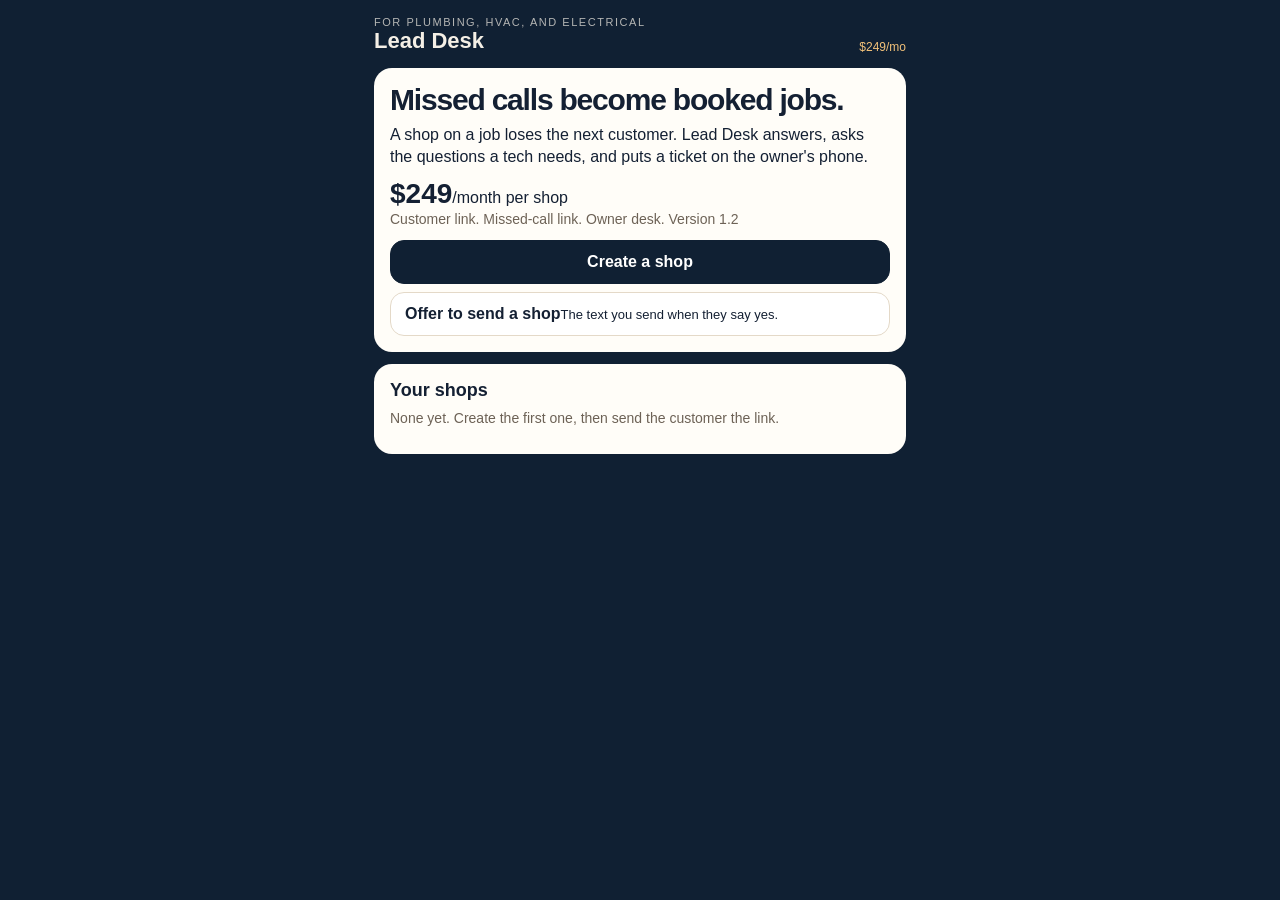
<file: lead-recovery/index.html>
<!DOCTYPE html>
<html lang="en">
<head>
<meta charset="utf-8">
<meta name="viewport" content="width=device-width, initial-scale=1, viewport-fit=cover">
<meta name="theme-color" content="#102033">
<title>Lead Desk</title>
<style>
  :root { --ink:#142033; --navy:#102033; --card:#fffdf8; --line:#e4d9c8; --red:#a33b32; --blue:#245a8a; --green:#1f7a4d; --muted:#6d6256; }
  * { box-sizing:border-box; }
  body { margin:0; font-family:"Avenir Next","Segoe UI",Helvetica,Arial,sans-serif; background:#102033; color:var(--ink); }
  button,input,select,textarea { font:inherit; }
  .wrap { max-width:560px; margin:0 auto; padding:16px 14px 40px; }
  .top { color:#f4efe6; display:flex; justify-content:space-between; align-items:flex-end; margin-bottom:14px; }
  .top small { display:block; letter-spacing:.14em; text-transform:uppercase; font-size:11px; opacity:.72; }
  .top strong { font-size:22px; }
  .card { background:var(--card); border-radius:18px; padding:16px; margin-bottom:12px; }
  h1 { font-size:30px; line-height:1.05; letter-spacing:-.04em; margin:0 0 8px; }
  h2 { font-size:18px; margin:0 0 8px; }
  p { margin:0 0 10px; line-height:1.4; }
  .muted { color:var(--muted); font-size:14px; }
  label { display:block; font-size:12px; letter-spacing:.04em; text-transform:uppercase; color:var(--muted); margin:10px 0 4px; }
  input,select,textarea { width:100%; border:1px solid var(--line); border-radius:12px; padding:12px; background:#fff; color:var(--ink); }
  textarea { min-height:74px; }
  .btn { display:block; width:100%; border-radius:14px; border:1px solid var(--line); padding:12px 14px; text-align:left; background:#fff; color:#142033; text-decoration:none; margin-top:8px; }
  .btn strong, .btn span { color:#142033; }
  .btn span { font-size:13px; }
  .primary, .primary strong { background:#102033; color:#fff; border-color:#102033; text-align:center; font-weight:650; }
  .ghost { background:transparent; text-align:center; }
  .price { font-size:28px; font-weight:700; }
  .phone { background:#0c1828; color:#f4efe6; border-radius:22px; padding:12px; }
  .sms { display:flex; flex-direction:column; gap:8px; margin:10px 0; }
  .bubble { max-width:90%; padding:10px 12px; border-radius:16px; line-height:1.35; }
  .biz { background:#1d3557; } .me { background:#2f6b45; align-self:flex-end; }
  .ticket { border:1px dashed #c9b89a; border-radius:16px; padding:14px; }
  .stamp { display:inline-block; border:2px solid var(--red); color:var(--red); font-weight:800; letter-spacing:.08em; font-size:12px; padding:3px 7px; }
  .kvs div { display:flex; justify-content:space-between; gap:10px; padding:6px 0; border-bottom:1px solid var(--line); font-size:14px; }
  .emergency { color:var(--red); } .urgent { color:#9a5b12; } .standard { color:var(--blue); } .quote { color:var(--green); }
  .row { display:flex; gap:8px; } .row .btn { text-align:center; }
  .fine { font-size:12px; color:var(--muted); }
</style>
</head>
<body>
<div class="wrap">
  <header class="top">
    <div><small id="kicker">For plumbing, HVAC, and electrical</small><strong id="brand">Lead Desk</strong></div>
    <div id="priceTag" class="fine" style="color:#f3c27a">$249/mo</div>
  </header>
  <main id="app">
    <div class="card">
      <h1>Missed calls become booked jobs.</h1>
      <p>A shop on a job loses the next customer. Lead Desk answers, asks the questions a tech needs, and puts a ticket on the owner's phone.</p>
      <div class="price">$249<span style="font-size:16px;font-weight:500">/month per shop</span></div>
      <p class="muted">Customer link. Missed-call link. Owner desk. Version 1.2</p>
      <button class="btn primary" id="create">Create a shop</button>
      <button class="btn" id="offerBtn"><strong>Offer to send a shop</strong><span>The text you send when they say yes.</span></button>
    </div>
    <div class="card">
      <h2>Your shops</h2>
      <p class="muted" id="emptyShops">None yet. Create the first one, then send the customer the link.</p>
      <div id="mine"></div>
    </div>
  </main>
</div>
<script>
const KEY = "lead-desk-v1";
function db() { try { return JSON.parse(localStorage.getItem(KEY) || '{"shops":[],"leads":[]}'); } catch (e) { return { shops:[], leads:[] }; } }
function save(d) { localStorage.setItem(KEY, JSON.stringify(d)); }
function uid() { return Math.random().toString(36).slice(2, 8); }
function enc(obj) {
  return btoa(unescape(encodeURIComponent(JSON.stringify(obj)))).replace(/\+/g, "-").replace(/\//g, "_").replace(/=+$/g, "");
}
function dec(s) {
  try {
    s = s.replace(/-/g, "+").replace(/_/g, "/");
    while (s.length % 4) s += "=";
    return JSON.parse(decodeURIComponent(escape(atob(s))));
  } catch (e) { return null; }
}
function link(view, pack) { return location.origin + location.pathname + "?view=" + view + "&d=" + enc(pack); }
function esc(s) {
  return String(s == null ? "" : s).replace(/&/g, "&" + "amp;").replace(/</g, "&" + "lt;").replace(/>/g, "&" + "gt;").replace(/"/g, "&" + "quot;");
}
function first(n) { return String(n || "there").split(" ")[0]; }
function digits(p) { return String(p || "").replace(/[^\d+]/g, ""); }
function appEl() { return document.getElementById("app"); }
function route(problem, trade) {
  const p = String(problem || "").toLowerCase();
  const tradeName = String(trade || "").toLowerCase();
  if (/water heater|hot water|leak|drain|clog|toilet|faucet|pipe|sewer/.test(p)) return "plumbing";
  if (/furnace|heat pump|thermostat|no heat|no cool|not cooling|air condition|a\/c|blowing cold/.test(p) || tradeName === "hvac") return "hvac";
  if (/outlet|breaker|panel|power|spark|electric/.test(p) || tradeName === "electrical") return "electrical";
  if (tradeName === "plumbing") return "plumbing";
  return "plumbing";
}
function questions(problem, trade, missed) {
  if (missed) return [
    { key:"Need", q:"What do you need help with?", options:["Water heater","No heat or no cooling","Power problem","Drain or leak","Something else"] },
    { key:"When", q:"When do you need someone?", options:["Today","This week","Just a quote"] }
  ];
  const kind = route(problem, trade);
  if (kind === "hvac") return [
    { key:"Symptom", q:"Is the system blowing air, or not turning on?", options:["Blowing cold air","Not turning on","Short cycling","Not cooling"] },
    { key:"System", q:"Gas furnace, heat pump, or not sure?", options:["Gas furnace","Heat pump","Central air","Not sure"] },
    { key:"When", q:"When do you need someone?", options:["Today","This week","Just a quote"] }
  ];
  if (kind === "electrical") return [
    { key:"Scope", q:"One room, or more of the house?", options:["One room","Several rooms","Whole house"] },
    { key:"Safety", q:"Any burning smell, sparks, or warm outlets?", options:["No","Burning smell","Sparks or warm outlet"] },
    { key:"When", q:"When do you need someone?", options:["Today","This week","Just a quote"] }
  ];
  return [
    { key:"Leak", q:"Is it actively flooding, or a slow leak?", options:["Actively flooding","Slow leak","No leak, no hot water","Clogged drain"] },
    { key:"Type", q:"Gas or electric, if this is a water heater?", options:["Electric","Gas","Not a water heater","Not sure"] },
    { key:"When", q:"When do you need someone?", options:["Today","This week","Just a quote"] }
  ];
}
function priority(answers, problem) {
  const j = (Object.values(answers).join(" ") + " " + problem).toLowerCase();
  if (/flood|burning|spark|whole house|gas smell/.test(j)) return "emergency";
  if (/today|slow leak|cold|not cooling|one room/.test(j)) return "urgent";
  if (/quote/.test(j)) return "quote";
  return "standard";
}
function action(pri) {
  if (pri === "emergency") return "Call now. Do not quote a price. If they report sparks, smoke, or a gas smell, tell them to leave and call emergency services.";
  if (pri === "quote") return "Call to schedule a quote. Do not text a price.";
  return "Call the customer and schedule. Do not promise a time in the text.";
}
function ticketText(L) {
  return ["NEW SERVICE LEAD", L.shop, L.name, L.phone, "Problem: " + L.problem].concat(Object.keys(L.answers).map(function (k) { return k + ": " + L.answers[k]; })).concat(["Priority: " + L.priority, L.action]).join("\n");
}
function ticketHtml(L) {
  const rows = Object.keys(L.answers).map(function (k) { return "<div><span>" + esc(k) + "</span><b>" + esc(L.answers[k]) + "</b></div>"; }).join("");
  return "<div class='ticket'><div class='stamp'>NEW SERVICE LEAD</div><h2>" + esc(L.name) + "</h2><p>" + esc(L.phone) + "</p><div class='kvs'><div><span>Problem</span><b>" + esc(L.problem) + "</b></div>" + rows + "<div><span>Priority</span><b class='" + L.priority + "'>" + L.priority + "</b></div><div><span>Status</span><b>" + esc(L.status || "new") + "</b></div></div><p><strong>Next:</strong> " + esc(L.action) + "</p><p class='fine'>" + esc(L.shop) + "</p></div>";
}
function setBrand(name, kicker) {
  document.getElementById("brand").textContent = name;
  document.getElementById("kicker").textContent = kicker;
}
function paintShops() {
  const mine = document.getElementById("mine");
  const empty = document.getElementById("emptyShops");
  if (!mine) return;
  const shops = db().shops;
  mine.innerHTML = "";
  if (empty) empty.style.display = shops.length ? "none" : "block";
  shops.forEach(function (s) {
    const b = document.createElement("button");
    b.className = "btn";
    b.innerHTML = "<strong>" + esc(s.name) + "</strong><span>" + esc(s.trade) + " · owner " + esc(s.phone || "no phone yet") + "</span>";
    b.onclick = function () { location.href = link("desk", s); };
    mine.appendChild(b);
  });
}
function createShop() {
  setBrand("Lead Desk", "New shop");
  appEl().innerHTML = "<div class='card'><h1>New shop</h1><p class='muted'>This is the account. The customer never sees this screen.</p><label>Shop name</label><input id='name' placeholder='Valley Plumbing'><label>Trade</label><select id='trade'><option>Plumbing</option><option>HVAC</option><option>Electrical</option></select><label>Owner phone</label><input id='phone' inputmode='tel' placeholder='208-555-0100'><label>Owner email</label><input id='email' inputmode='email' placeholder='owner@shop.com'><label>City</label><input id='city' placeholder='Lewiston'><button class='btn primary' id='saveShop'>Create shop desk</button><button class='btn ghost' id='back'>Back</button></div>";
  document.getElementById("back").onclick = function () { location.href = location.pathname; };
  document.getElementById("saveShop").onclick = function () {
    const shop = { id: uid(), name: document.getElementById("name").value.trim() || "Shop", trade: document.getElementById("trade").value, phone: document.getElementById("phone").value.trim(), email: document.getElementById("email").value.trim(), city: document.getElementById("city").value.trim() };
    const d = db();
    d.shops.unshift(shop);
    save(d);
    location.href = link("desk", shop);
  };
}
function desk(shop) {
  const leads = db().leads.filter(function (l) { return l.shopId === shop.id || l.shop === shop.name; });
  setBrand(shop.name, "Owner desk");
  document.getElementById("priceTag").textContent = shop.trade;
  appEl().innerHTML = "<div class='card'><h1>" + esc(shop.name) + "</h1><p class='muted'>" + esc(shop.trade) + (shop.city ? " · " + esc(shop.city) : "") + ". Open a link to show it, or copy it to send.</p><a class='btn primary' id='openC'>Open customer link</a><a class='btn' id='openM'>Open missed-call link</a><button class='btn' id='copyC'><strong>Copy customer link</strong><span>Website, card, or text.</span></button><button class='btn' id='copyM'><strong>Copy missed-call link</strong><span>What they get when the shop misses the call.</span></button><a class='btn' id='textLinks'>Text both links to the owner</a></div><div class='card'><h2>Leads</h2><div id='leads'></div></div><button class='btn ghost' id='home'>All shops</button>";
  const box = document.getElementById("leads");
  if (!leads.length) box.innerHTML = "<p class='muted'>No leads yet. Open the customer link and send one test.</p>";
  leads.forEach(function (L) {
    const el = document.createElement("div");
    el.style.marginBottom = "10px";
    el.innerHTML = ticketHtml(L) + "<div class='row'><button class='btn' data-st='called'>Called</button><button class='btn' data-st='booked'>Booked</button><button class='btn' data-st='lost'>Lost</button></div>";
    el.querySelectorAll("[data-st]").forEach(function (b) {
      b.onclick = function () {
        L.status = b.getAttribute("data-st");
        const all = db();
        const i = all.leads.findIndex(function (x) { return x.id === L.id; });
        if (i >= 0) all.leads[i] = L;
        save(all);
        desk(shop);
      };
    });
    box.appendChild(el);
  });
  const c = link("customer", shop);
  const m = link("missed", shop);
  document.getElementById("openC").href = c;
  document.getElementById("openM").href = m;
  document.getElementById("copyC").onclick = function () { copy(c); };
  document.getElementById("copyM").onclick = function () { copy(m); };
  document.getElementById("textLinks").href = "sms:" + digits(shop.phone) + "&body=" + encodeURIComponent(shop.name + " Lead Desk links\nCustomer: " + c + "\nMissed call: " + m);
  document.getElementById("home").onclick = function () { location.href = location.pathname; };
}
function copy(text) {
  if (navigator.clipboard && navigator.clipboard.writeText) navigator.clipboard.writeText(text).then(function () { alert("Copied"); }, function () { prompt("Copy this link", text); });
  else prompt("Copy this link", text);
}
function intake(shop, missed) {
  setBrand(shop.name, missed ? "Missed call" : "Service request");
  document.getElementById("priceTag").textContent = "";
  const state = { answers:{}, step:0, steps:[] };
  appEl().innerHTML = "<div class='card'><h1>" + (missed ? "Sorry we missed your call." : "Request service") + "</h1><p class='muted'>" + esc(shop.name) + " will follow up. This does not confirm an appointment or give a price.</p><div id='box'><label>Name</label><input id='n'><label>Phone</label><input id='p' inputmode='tel'><label>What do you need?</label><textarea id='prob'></textarea><button class='btn primary' id='go'>Continue</button></div></div>";
  document.getElementById("go").onclick = function () {
    state.name = document.getElementById("n").value.trim() || "Customer";
    state.phone = document.getElementById("p").value.trim() || "No phone";
    state.problem = document.getElementById("prob").value.trim() || "Service request";
    state.steps = questions(state.problem, shop.trade, missed);
    document.getElementById("box").innerHTML = "<div class='phone'><div class='fine'>" + esc(shop.name) + "</div><div class='sms' id='thread'></div><div id='answers'></div></div>";
    say(missed ? "Sorry we missed your call at " + shop.name + ". Reply with what you need. We do not quote a price or confirm a time by text." : "Hi " + first(state.name) + ", thanks for contacting " + shop.name + ". A few questions for the technician. No price and no appointment in this text.");
    ask();
  };
  function say(text, who) {
    const el = document.createElement("div");
    el.className = "bubble " + (who || "biz");
    el.textContent = text;
    document.getElementById("thread").appendChild(el);
  }
  function ask() {
    const a = document.getElementById("answers");
    a.innerHTML = "";
    if (state.step >= state.steps.length) return done();
    const step = state.steps[state.step];
    say(step.q);
    step.options.forEach(function (opt) {
      const b = document.createElement("button");
      b.className = "btn";
      b.innerHTML = "<strong>" + esc(opt) + "</strong>";
      b.onclick = function () { state.answers[step.key] = opt; say(opt, "me"); state.step += 1; ask(); };
      a.appendChild(b);
    });
  }
  function done() {
    say("Thanks. Someone from " + shop.name + " will follow up. This is not a confirmed appointment.");
    const L = { id: uid(), shopId: shop.id, shop: shop.name, name: state.name, phone: state.phone, problem: state.problem, answers: state.answers, priority: priority(state.answers, state.problem), status: "new" };
    L.action = action(L.priority);
    const d = db();
    d.leads.unshift(L);
    save(d);
    const body = encodeURIComponent(ticketText(L) + "\nOpen: " + link("lead", { shop: shop, lead: L }));
    const mail = "mailto:" + (shop.email || "") + "?subject=" + encodeURIComponent("New lead: " + L.name) + "&body=" + body;
    const sms = "sms:" + digits(shop.phone) + "?&body=" + body;
    const box = document.getElementById("box");
    box.innerHTML = "<h2>Ticket saved</h2><p>This lead is on the owner desk. You do not need another button for that part.</p>" + ticketHtml(L) + "<a class='btn primary' id='openDesk' href='" + link("desk", shop) + "'>Open owner desk</a><a class='btn' id='sendMail' href='" + mail + "'>Send email</a><a class='btn' id='sendText' href='" + sms + "'>Send text</a><p class='fine' id='sentNote'>Send email opens your mail. Send text opens Messages on a phone. Hit send in that app. A computer cannot send a text by itself.</p><button class='btn' id='copyTicket'>Copy ticket</button>";
    document.getElementById("copyTicket").onclick = function () { copy(ticketText(L)); };
    document.getElementById("sendMail").onclick = function () { document.getElementById("sentNote").textContent = "If Mail opened, hit send there. If a popup says Pick an app, click Cancel and use Copy ticket."; };
    document.getElementById("sendText").onclick = function (e) {
      const phone = /iPhone|iPad|Android/i.test(navigator.userAgent);
      if (!phone) {
        e.preventDefault();
        document.getElementById("sentNote").textContent = "This computer cannot send a text. Click Cancel on that popup. Use Send email, or open this page on your phone and tap Send text.";
      }
    };
  }
}
function offer() {
  setBrand("Lead Desk", "Offer");
  appEl().innerHTML = "<div class='card'><h1>Lead Desk for your shop</h1><p>When you are on a job, the next caller still gets an answer. They get a few questions. You get a ticket with their name, number, problem, and what to do next.</p><div class='price'>$249/month</div><p class='muted'>One shop. Customer link, missed-call link, text and email tickets. No app for the customer to install. Setup included. Cancel any month.</p><p class='fine'>Lead Desk does not quote prices, book the calendar, or replace the person who calls the customer back.</p><a class='btn primary' id='sendOffer'>Text this offer</a><button class='btn ghost' id='back'>Back</button></div>";
  document.getElementById("sendOffer").href = "sms:?&body=" + encodeURIComponent("Lead Desk answers missed calls for your shop and texts you the lead. $249 a month. Customer link, missed-call reply, owner ticket. No app install. I can set the first shop up today.");
  document.getElementById("back").onclick = function () { location.href = location.pathname; };
}
function openLead(pack) {
  const L = pack.lead;
  const shop = pack.shop;
  const d = db();
  if (!d.leads.some(function (x) { return x.id === L.id; })) d.leads.unshift(L);
  if (shop && !d.shops.some(function (s) { return s.id === shop.id; })) d.shops.unshift(shop);
  save(d);
  setBrand(shop.name, "Ticket");
  appEl().innerHTML = "<div class='card'><h1>Ticket received</h1>" + ticketHtml(L) + "<button class='btn primary' id='deskBtn'>Open owner desk</button></div>";
  document.getElementById("deskBtn").onclick = function () { location.href = link("desk", shop); };
}
function boot() {
  const params = new URLSearchParams(location.search);
  const view = params.get("view");
  const pack = params.get("d") ? dec(params.get("d")) : null;
  if (view === "offer") return offer();
  if (view === "customer" && pack) return intake(pack, false);
  if (view === "missed" && pack) return intake(pack, true);
  if (view === "desk" && pack) return desk(pack);
  if (view === "lead" && pack) return openLead(pack);
  const create = document.getElementById("create");
  const offerBtn = document.getElementById("offerBtn");
  if (create) create.onclick = createShop;
  if (offerBtn) offerBtn.onclick = offer;
  paintShops();
}
boot();
</script>
</body>
</html>
</file>
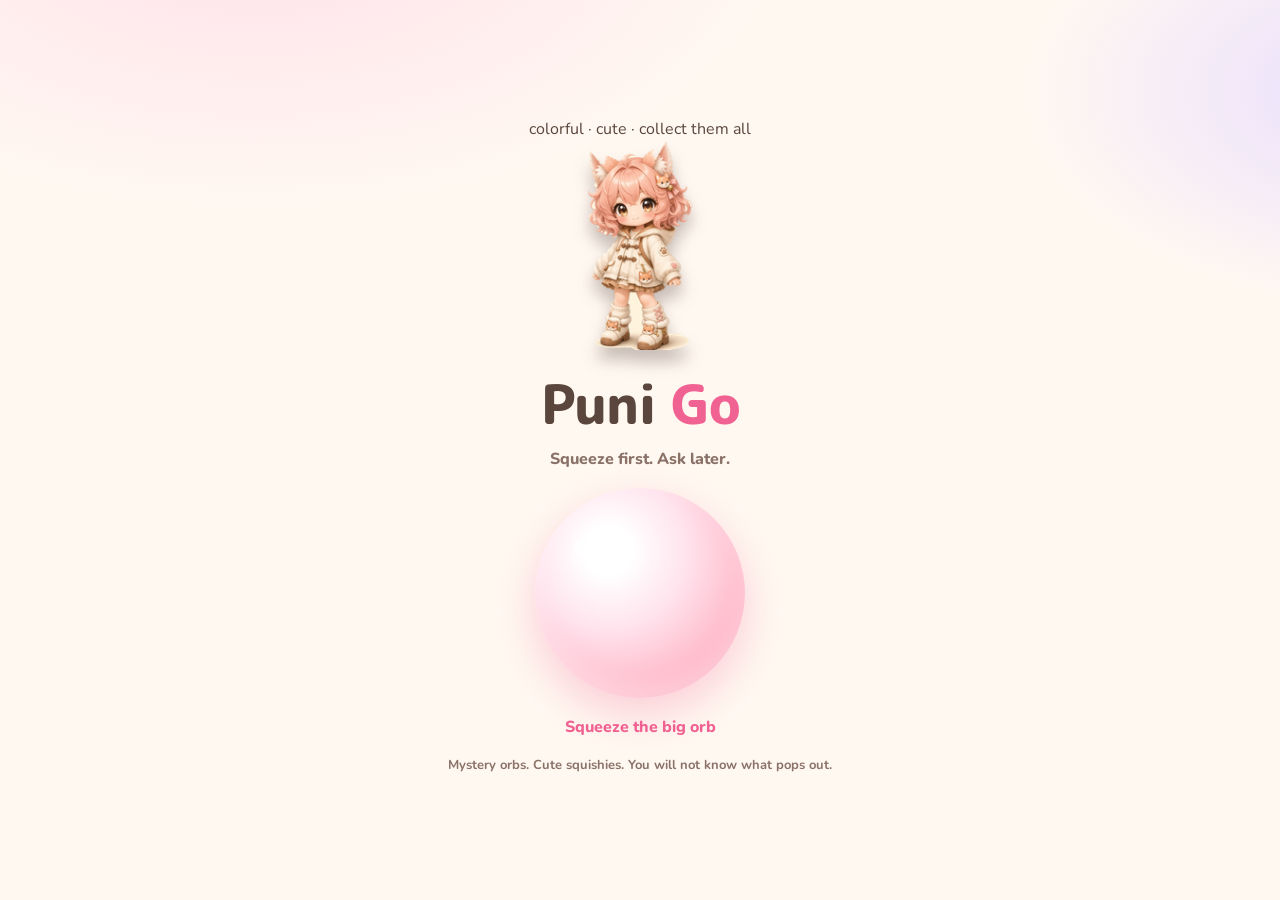
<file: puni/index.html>
<!DOCTYPE html>
<html lang="en">
<head>
<meta charset="utf-8">
<meta name="viewport" content="width=device-width, initial-scale=1, maximum-scale=1, user-scalable=no, viewport-fit=cover">
<meta name="theme-color" content="#FF8FAB">
<title>Puni Go</title>
<link rel="manifest" href="manifest.webmanifest">
<link href="https://fonts.googleapis.com/css2?family=M+PLUS+Rounded+1c:wght@700;800&family=Nunito:wght@600;800;900&display=swap" rel="stylesheet">
<link rel="stylesheet" href="style1.css">
<link rel="stylesheet" href="style2.css">
<link rel="stylesheet" href="style3.css">
<link rel="stylesheet" href="style4.css">
<style>
#toasts{position:fixed;left:0;right:0;bottom:108px;z-index:30;pointer-events:none;display:flex;justify-content:center}
.toast{position:static!important;margin:0!important}
#missionbar{top:52px;padding:6px 12px;pointer-events:none;font-size:14px}
.action{left:auto!important;right:10px!important;bottom:calc(var(--nav) + var(--safe-b) + 248px)!important;transform:none!important;min-width:0!important;width:108px!important;max-width:108px!important;font-size:12px!important;padding:8px!important;z-index:8}
.player{position:absolute!important;z-index:8}
.player .wand{position:absolute;right:0;top:22px;width:26px;height:64px;pointer-events:none;transform-origin:10px 54px;z-index:6}
.joy{z-index:40!important;touch-action:none}
.wx,.petals,#water,#foes,#bolts{pointer-events:none!important}
.foename{display:none}
</style>
</head>
<body>
<div id="root"></div>
<div id="toasts"></div>
<script src="portraits.js?v=clear"></script>
<script src="heroes.js?v=clear"></script>
<script src="foes.js?v=clear"></script>
<script src="biomes.js?v=clear"></script>
<script src="scenery.js?v=clear"></script>
<script src="app.js?v=clear"></script>
</body>
</html>
</file>
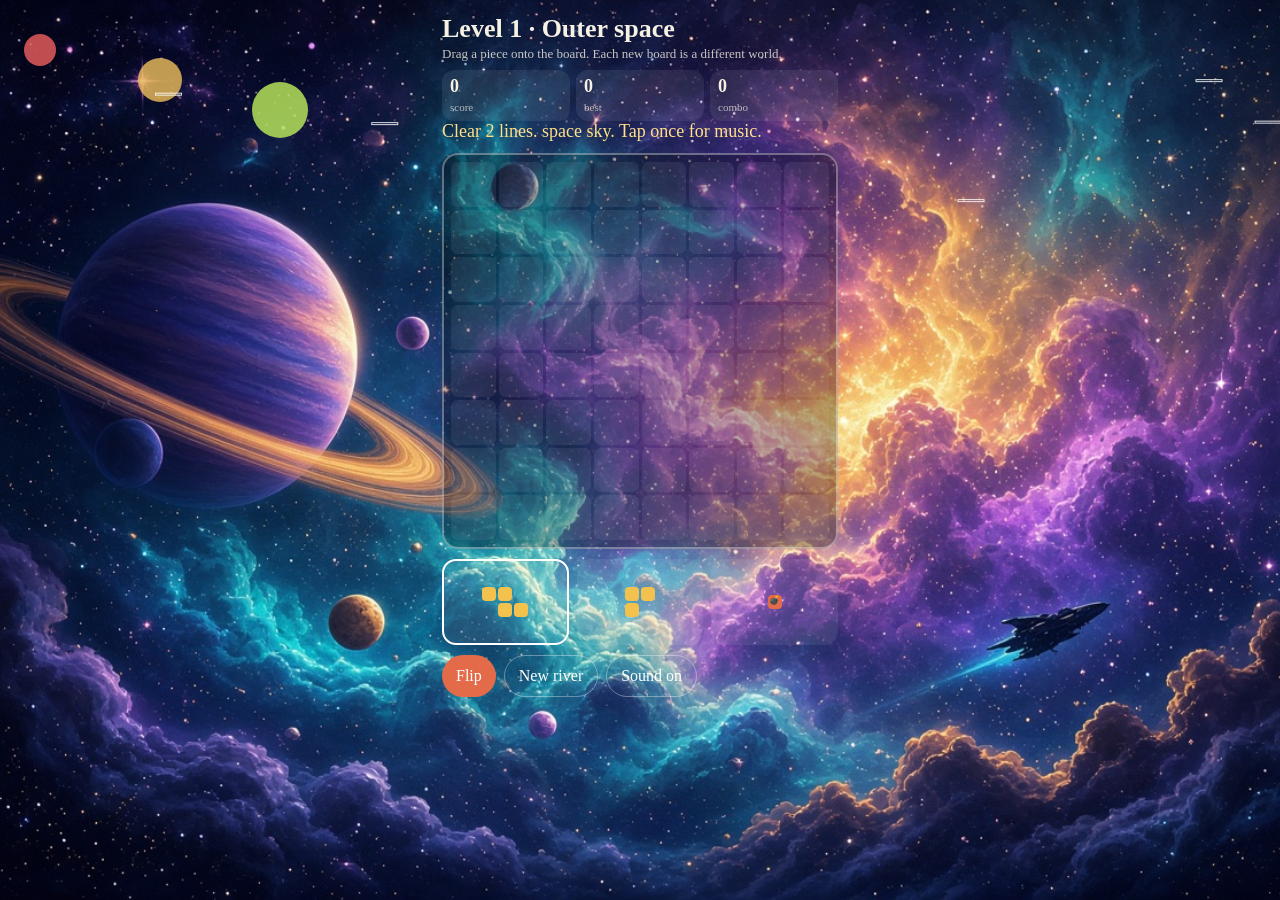
<file: river-jam/index.html>
<!DOCTYPE html>
<html lang="en">
<head>
<meta charset="utf-8">
<meta name="viewport" content="width=device-width, initial-scale=1, maximum-scale=1, user-scalable=no">
<title>River Jam</title>
<style>
  :root { --foam:#f7f1e4; --deep:#07262c; }
  * { box-sizing: border-box; }
  body { margin:0; min-height:100dvh; font-family: Georgia, serif; color: var(--foam); background:#07262c; }
  #scene { position:fixed; inset:0; background:#14343a center/cover no-repeat; z-index:0; }
  main { max-width:420px; margin:0 auto; padding:10px 12px 24px; position:relative; z-index:5; }
  .board { display:grid; grid-template-columns:repeat(8,1fr); gap:3px; background:#10262b; padding:7px; border-radius:16px; border:2px solid rgba(255,255,255,.35); }
  body.shake { animation: shake .28s linear; }
  @keyframes shake { 25% { transform: translate(4px,-2px) } 50% { transform: translate(-5px,3px) } 75% { transform: translate(3px,1px) } }
  main { max-width:420px; margin:0 auto; padding:10px 12px 20px; position:relative; }
  h1 { margin:4px 0 0; font-size:26px; }
  .sub { margin:2px 0 8px; font-size:13px; opacity:.8; }
  .board, .piece { touch-action: none; }
  #sky { position:fixed; inset:0; width:100%; height:100%; pointer-events:none; z-index:2; }
  .cell.ok { background: rgba(80, 210, 130, .7); }
  .cell.no { background: rgba(220, 70, 50, .55); }
  .bar { display:flex; gap:6px; }
  .stat { flex:1; background:rgba(255,255,255,.08); border-radius:12px; padding:6px 8px; }
  .stat b { display:block; font-size:18px; }
  .stat span { font-size:11px; opacity:.7; }
  .stage { position:relative; margin-top:10px; }
  canvas#fx { position:absolute; inset:0; width:100%; height:100%; pointer-events:none; }
  .board { display:grid; grid-template-columns:repeat(8,1fr); gap:3px; background:rgba(0,0,0,.28); padding:7px; border-radius:16px; }
  .cell { aspect-ratio:1; border-radius:7px; background:rgba(255,255,255,.07); position:relative; transition:transform .12s; }
  .cell.hot { transform: scale(.86); }
  .stone { position:absolute; inset:2px; border-radius:6px; display:flex; align-items:center; justify-content:center; font-size:13px; box-shadow: inset 0 -3px rgba(0,0,0,.25); }
  .pop { position:absolute; font-weight:700; color:#fff; text-shadow:0 2px 0 #000; animation: float .7s ease-out forwards; pointer-events:none; }
  @keyframes float { to { transform: translateY(-36px); opacity:0; } }
  .tray { display:flex; gap:8px; margin-top:10px; min-height:86px; }
  .piece { flex:1; border:2px solid transparent; background:rgba(255,255,255,.08); border-radius:14px; display:flex; align-items:center; justify-content:center; color:inherit; }
  .piece.sel { border-color:#fff; }
  .mini { display:grid; gap:2px; }
  .dot { width:14px; height:14px; border-radius:4px; }
  .row { display:flex; gap:8px; margin-top:10px; }
  button { font:inherit; border:0; border-radius:999px; padding:11px 14px; background:#e36b4a; color:white; }
  .ghost { background:transparent; border:1px solid rgba(255,255,255,.35); }
  #yell { min-height:22px; font-size:18px; color:#ffe08a; }
  #over { position:fixed; inset:0; background:rgba(4,16,18,.84); display:none; align-items:center; justify-content:center; padding:18px; }
  #over.show { display:flex; }
  .card { background:var(--foam); color:#123; border-radius:18px; padding:18px; max-width:340px; }
  body.flash-bomb { animation: bombFlash .2s ease-out; }
  @keyframes bombFlash { 0% { filter: brightness(1.6) saturate(1.4); } 100% { filter: none; } }
  .cell.clearing { animation: cellPop .25s ease-out; }
  @keyframes cellPop { 0% { transform: scale(1.3); opacity:1; } 100% { transform: scale(0.6); opacity:0; } }
</style>
</head>
<body>
<div id="scene"></div>
<main>
  <h1 id="themeName">Outer space</h1>
  <p class="sub">Drag a piece onto the board. Each new board is a different world.</p>
  <div class="bar">
    <div class="stat"><b id="score">0</b><span>score</span></div>
    <div class="stat"><b id="best">0</b><span>best</span></div>
    <div class="stat"><b id="combo">0</b><span>combo</span></div>
  </div>
  <div id="yell"></div>
  <div class="stage">
    <div class="board" id="board"></div>
    <canvas id="fx"></canvas>
  </div>
  <div class="tray" id="tray"></div>
  <div class="row">
    <button type="button" id="flip">Flip</button>
    <button type="button" class="ghost" id="again">New river</button>
    <button type="button" class="ghost" id="soundBtn">Sound on</button>
  </div>
</main>
<canvas id="sky"></canvas>
<div id="drag"></div>
<div id="over"><div class="card"><h2 id="overTitle">River jammed</h2><p id="overText"></p><button type="button" id="cont">Bomb the middle</button> <button type="button" class="ghost" id="closeOver">Done</button></div></div>
<script>
const N = 8;
const colors = ["#e36b4a", "#f2c14e", "#3cb8a9", "#7c6cf0", "#f08ab0"];
const shapes = [[[1,1,1]],[[1],[1],[1]],[[1,1],[1,1]],[[1,1,1],[1,0,0]],[[1,1,1],[0,0,1]],[[1,1,0],[0,1,1]],[[1,0],[1,0],[1,1]],[[1]],[[1,1,1,1]],[[1,1],[1,0]],[[1,1,1],[0,1,0]]];
const boardEl = document.getElementById("board");
const fx = document.getElementById("fx");
const ctx = fx.getContext("2d");
let board, tray, score, best, combo, fever, selected, continued, parts;
let skyBits = [];
best = Number(localStorage.getItem("riverjam-best") || 0);
document.getElementById("best").textContent = best;
const audio = new (window.AudioContext || window.webkitAudioContext)();
function ensureAudio() {
  if (audio.state === "suspended") audio.resume();
}
function beep(freq, dur, type) {
  ensureAudio();
  const o = audio.createOscillator();
  const g = audio.createGain();
  o.type = type || "square";
  o.frequency.value = freq;
  g.gain.setValueAtTime(0.08, audio.currentTime);
  g.gain.exponentialRampToValueAtTime(0.001, audio.currentTime + dur);
  o.connect(g); g.connect(audio.destination);
  o.start(); o.stop(audio.currentTime + dur);
}
function playNoise(duration = 0.35, volume = 0.3) {
  ensureAudio();
  const bufferSize = Math.floor(audio.sampleRate * duration);
  const buffer = audio.createBuffer(1, bufferSize, audio.sampleRate);
  const data = buffer.getChannelData(0);
  for (let i = 0; i < bufferSize; i++) {
    data[i] = (Math.random() * 2 - 1) * Math.exp(-i / (bufferSize * 0.25));
  }
  const noise = audio.createBufferSource();
  noise.buffer = buffer;
  const filter = audio.createBiquadFilter();
  filter.type = "lowpass";
  filter.frequency.value = 600;
  const gain = audio.createGain();
  gain.gain.setValueAtTime(volume, audio.currentTime);
  gain.gain.exponentialRampToValueAtTime(0.001, audio.currentTime + duration);
  noise.connect(filter); filter.connect(gain); gain.connect(audio.destination);
  noise.start();
}
function playBomb() {
  ensureAudio();
  const o = audio.createOscillator();
  o.type = "sawtooth";
  o.frequency.setValueAtTime(150, audio.currentTime);
  o.frequency.exponentialRampToValueAtTime(25, audio.currentTime + 0.45);
  const g = audio.createGain();
  g.gain.setValueAtTime(0.35, audio.currentTime);
  g.gain.exponentialRampToValueAtTime(0.001, audio.currentTime + 0.55);
  o.connect(g); g.connect(audio.destination);
  o.start(); o.stop(audio.currentTime + 0.55);
  playNoise(0.45, 0.28);
}
function playLineClear(lines = 1) {
  ensureAudio();
  for (let i = 0; i < Math.min(lines, 4); i++) {
    setTimeout(() => {
      const o = audio.createOscillator();
      o.type = "triangle";
      o.frequency.value = 380 + i * 140;
      const g = audio.createGain();
      g.gain.setValueAtTime(0.22, audio.currentTime);
      g.gain.exponentialRampToValueAtTime(0.001, audio.currentTime + 0.28);
      o.connect(g); g.connect(audio.destination);
      o.start(); o.stop(audio.currentTime + 0.32);
    }, i * 70);
  }
}
function playZap() {
  ensureAudio();
  const o = audio.createOscillator();
  o.type = "square";
  o.frequency.setValueAtTime(900, audio.currentTime);
  o.frequency.exponentialRampToValueAtTime(180, audio.currentTime + 0.18);
  const g = audio.createGain();
  g.gain.setValueAtTime(0.18, audio.currentTime);
  g.gain.exponentialRampToValueAtTime(0.001, audio.currentTime + 0.22);
  o.connect(g); g.connect(audio.destination);
  o.start(); o.stop(audio.currentTime + 0.22);
}
function playSparkle() {
  ensureAudio();
  for (let i = 0; i < 5; i++) {
    setTimeout(() => {
      const o = audio.createOscillator();
      o.type = "sine";
      o.frequency.value = 520 + Math.random() * 900;
      const g = audio.createGain();
      g.gain.setValueAtTime(0.14, audio.currentTime);
      g.gain.exponentialRampToValueAtTime(0.001, audio.currentTime + 0.16);
      o.connect(g); g.connect(audio.destination);
      o.start(); o.stop(audio.currentTime + 0.16);
    }, i * 35);
  }
}
function empty() { return Array.from({length:N}, () => Array(N).fill(0)); }
function clone(s) { return s.map(r => r.slice()); }
function flip(s) { return s[0].map((_, c) => s.map(r => r[c]).reverse()); }
function makePiece() {
  const roll = Math.random();
  const power = roll < 0.16 ? "bomb" : roll < 0.28 ? "bolt" : roll < 0.38 ? "burst" : "";
  const cells = power === "bomb" ? [[1]] : clone(shapes[Math.floor(Math.random() * shapes.length)]);
  return { cells, color: colors[Math.floor(Math.random() * colors.length)], power };
}
function fits(piece, r, c) {
  for (let y = 0; y < piece.cells.length; y++) for (let x = 0; x < piece.cells[y].length; x++) {
    if (piece.cells[y][x] && (r + y >= N || c + x >= N || board[r + y][c + x])) return false;
  }
  return true;
}
function anyFit(piece) {
  for (let r = 0; r < N; r++) for (let c = 0; c < N; c++) if (fits(piece, r, c)) return true;
  return false;
}
function boom(r, c, color, intensity = 1) {
  const cell = boardEl.children[r * N + c];
  if (!cell) return;
  const rect = cell.getBoundingClientRect();
  const stage = document.querySelector(".stage").getBoundingClientRect();
  const count = Math.floor(3 + intensity * 4);
  for (let i = 0; i < count; i++) {
    parts.push({
      x: rect.left - stage.left + rect.width / 2,
      y: rect.top - stage.top + rect.height / 2,
      color,
      life: 22 + Math.random() * 10,
      vx: (Math.random() - 0.5) * (8 + intensity * 4),
      vy: -Math.random() * (5 + intensity * 2) - 1
    });
  }
}
function popText(text) {
  const el = document.createElement("div");
  el.className = "pop";
  el.textContent = text;
  el.style.left = "40%";
  el.style.top = "30%";
  document.querySelector(".stage").appendChild(el);
  setTimeout(() => el.remove(), 700);
  document.getElementById("yell").textContent = text;
}
function clearAt(r, c, bag, intensity = 1) {
  if (r < 0 || c < 0 || r >= N || c >= N || !board[r][c] || bag.has(r + "," + c)) return;
  bag.add(r + "," + c);
  boom(r, c, board[r][c].color, intensity);
  board[r][c] = 0;
}
function place(piece, r, c) {
  const dropped = [];
  for (let y = 0; y < piece.cells.length; y++) for (let x = 0; x < piece.cells[y].length; x++) if (piece.cells[y][x]) {
    board[r + y][c + x] = { color: piece.color, power: piece.power };
    dropped.push([r + y, c + x]);
  }
  const bag = new Set();
  dropped.forEach(([rr, cc]) => {
    const stone = { power: piece.power, color: piece.color };
    if (stone.power === "bomb") for (let y = rr - 1; y <= rr + 1; y++) for (let x = cc - 1; x <= cc + 1; x++) clearAt(y, x, bag, 2.2);
    if (stone.power === "bolt") { for (let i = 0; i < N; i++) { clearAt(rr, i, bag, 1.6); clearAt(i, cc, bag, 1.6); } }
    if (stone.power === "burst") for (let y = 0; y < N; y++) for (let x = 0; x < N; x++) if (board[y][x] && board[y][x].color === stone.color) clearAt(y, x, bag, 1.4);
  });
  const rows = [], cols = [];
  for (let i = 0; i < N; i++) if (board[i].every(v => v)) rows.push(i);
  for (let i = 0; i < N; i++) if (board.every(row => row[i])) cols.push(i);
  rows.forEach(i => { for (let x = 0; x < N; x++) clearAt(i, x, bag, 1.3); });
  cols.forEach(i => { for (let y = 0; y < N; y++) clearAt(y, i, bag, 1.3); });
  if (rows.length && cols.length) for (let y = r - 1; y <= r + piece.cells.length; y++) for (let x = c - 1; x <= c + piece.cells[0].length; x++) clearAt(y, x, bag);
  const cleared = bag.size;
  if (cleared) {
    combo++;
    if (combo >= 3) fever = 5;
    const mult = (fever ? 2 : 1) * Math.max(1, rows.length + cols.length);
    const gain = cleared * 10 * mult;
    score += gain;
    const lines = rows.length + cols.length;
    const label = lines >= 4 ? "CONFETTI" : lines === 3 ? "LASERS" : lines === 2 ? "HURRICANE" : lines === 1 ? "METEOR SHOWER" : piece.power === "bomb" ? "BOOM" : piece.power === "bolt" ? "LIGHTNING" : piece.power === "burst" ? "BURST" : "SPLASH";
    popText(label);
    if (lines >= 4) skyShow("confetti");
    else if (lines === 3) skyShow("laser");
    else if (lines === 2) skyShow("hurricane");
    else skyShow("meteor");
    document.body.classList.add("shake");
    setTimeout(() => document.body.classList.remove("shake"), 320 + lines * 40);
    // Dynamic sounds
    if (piece.power === "bomb") {
      playBomb();
      document.body.classList.add("flash-bomb");
      setTimeout(() => document.body.classList.remove("flash-bomb"), 200);
    } else if (piece.power === "bolt") {
      playZap();
    } else if (piece.power === "burst") {
      playSparkle();
    } else if (lines > 0) {
      playLineClear(lines);
    } else {
      beep(480, 0.1, "sine");
    }
    if (lines) {
      linesLeft -= lines;
      if (linesLeft <= 0) {
        if (level < 100) {
          level += 1;
          localStorage.setItem("riverjam-level", level);
          popText("LEVEL " + level);
          setTimeout(() => start(true), 500);
        } else {
          popText("LEVEL 100 CLEAR");
          localStorage.setItem("riverjam-level", 100);
        }
      } else document.getElementById("yell").textContent = linesLeft + " lines left on level " + level;
    }
  } else combo = 0;
  document.getElementById("score").textContent = score;
  document.getElementById("combo").textContent = combo;
  if (score > best) { best = score; localStorage.setItem("riverjam-best", best); document.getElementById("best").textContent = best; }
}
function draw() {
  boardEl.innerHTML = "";
  for (let r = 0; r < N; r++) for (let c = 0; c < N; c++) {
    const d = document.createElement("div");
    d.className = "cell";
    if (board[r][c]) {
      const s = document.createElement("div");
      s.className = "stone";
      s.style.background = board[r][c].color;
      s.textContent = board[r][c].power === "bomb" ? "\ud83d\udca3" : board[r][c].power === "bolt" ? "\u26a1" : board[r][c].power === "burst" ? "\u2726" : "";
      d.appendChild(s);
    }
    d.dataset.r = r;
    d.dataset.c = c;
    boardEl.appendChild(d);
  }
  document.getElementById("tray").innerHTML = "";
  tray.forEach((p, i) => {
    const box = document.createElement("button");
    box.type = "button";
    box.className = "piece" + (i === selected ? " sel" : "");
    const mini = document.createElement("div");
    mini.className = "mini";
    mini.style.gridTemplateColumns = "repeat(" + p.cells[0].length + ", 14px)";
    p.cells.forEach(row => row.forEach(v => {
      const dot = document.createElement("div");
      dot.className = "dot";
      dot.style.background = v ? p.color : "transparent";
      dot.textContent = v && p.power === "bomb" ? "\ud83d\udca3" : v && p.power === "bolt" ? "\u26a1" : v && p.power === "burst" ? "\u2726" : "";
      dot.style.fontSize = "9px";
      mini.appendChild(dot);
    }));
    box.appendChild(mini);
    box.onpointerdown = (e) => startDrag(e, i, box);
    document.getElementById("tray").appendChild(box);
  });
  const stage = document.querySelector(".stage");
  fx.width = stage.clientWidth;
  fx.height = stage.clientHeight;
}
function ghostFor(p) {
  const mini = document.createElement("div");
  mini.className = "mini";
  mini.style.gridTemplateColumns = "repeat(" + p.cells[0].length + ", 22px)";
  p.cells.forEach(row => row.forEach(v => {
    const dot = document.createElement("div");
    dot.className = "dot";
    dot.style.width = "22px";
    dot.style.height = "22px";
    dot.style.background = v ? p.color : "transparent";
    dot.textContent = v && p.power === "bomb" ? "\ud83d\udca3" : v && p.power === "bolt" ? "\u26a1" : v && p.power === "burst" ? "\u2726" : "";
    mini.appendChild(dot);
  }));
  return mini;
}
function cellAt(x, y) {
  const el = document.elementFromPoint(x, y);
  const cell = el && el.closest ? el.closest(".cell") : null;
  if (!cell || !boardEl.contains(cell)) return null;
  return { r: Number(cell.dataset.r), c: Number(cell.dataset.c) };
}
function preview(r, c) {
  [...boardEl.children].forEach(el => el.classList.remove("ok", "no"));
  if (!drag || r == null) return;
  const p = tray[drag.index];
  const ok = fits(p, r, c);
  for (let y = 0; y < p.cells.length; y++) for (let x = 0; x < p.cells[0].length; x++) if (p.cells[y][x]) {
    const cell = boardEl.querySelector('[data-r="' + (r + y) + '"][data-c="' + (c + x) + '"]');
    if (cell) cell.classList.add(ok ? "ok" : "no");
  }
}
function startDrag(e, index, box) {
  selected = index;
  drag = { index, pointer: e.pointerId };
  box.setPointerCapture(e.pointerId);
  const ghost = document.getElementById("drag");
  ghost.innerHTML = "";
  ghost.appendChild(ghostFor(tray[index]));
  ghost.style.display = "block";
  ghost.style.left = e.clientX + "px";
  ghost.style.top = e.clientY + "px";
  document.getElementById("yell").textContent = "Drag onto a green spot, then let go.";
  box.onpointermove = moveDrag;
  box.onpointerup = endDrag;
  box.onpointercancel = endDrag;
}
function moveDrag(e) {
  if (!drag) return;
  const ghost = document.getElementById("drag");
  ghost.style.left = e.clientX + "px";
  ghost.style.top = e.clientY + "px";
  const hit = cellAt(e.clientX, e.clientY);
  preview(hit && hit.r, hit && hit.c);
}
function endDrag(e) {
  if (!drag) return;
  const hit = cellAt(e.clientX, e.clientY);
  const index = drag.index;
  drag = null;
  document.getElementById("drag").style.display = "none";
  preview(null, null);
  if (hit && tray[index] && fits(tray[index], hit.r, hit.c)) {
    selected = index;
    drop(hit.r, hit.c);
  } else {
    document.getElementById("yell").textContent = "That spot is blocked. Drag it to an open green spot.";
    draw();
  }
}
function drop(r, c) {
  const p = tray[selected];
  if (!p || !fits(p, r, c)) { beep(90, 0.08, "triangle"); return; }
  place(p, r, c);
  tray.splice(selected, 1);
  if (!tray.length) tray = [makePiece(), makePiece(), makePiece()];
  selected = Math.max(0, tray.findIndex(anyFit));
  if (tray.every(piece => !anyFit(piece))) end();
  else draw();
}
function end() {
  document.getElementById("overText").textContent = "Score " + score + ". Combo peaked at " + combo + ". Bomb the middle for one more drop.";
  document.getElementById("cont").style.display = continued ? "none" : "inline-block";
  document.getElementById("over").classList.add("show");
}
function skyShow(kind) {
  const sky = document.getElementById("sky");
  sky.width = innerWidth; sky.height = innerHeight;
  const colors = ["#ffe08a", "#e36b4a", "#7c6cf0", "#3cb8a9", "#f08ab0", "#fff"];
  if (kind === "confetti") for (let i = 0; i < 90; i++) skyBits.push({ kind, x: Math.random() * sky.width, y: -20 - Math.random() * 80, vx: (Math.random() - 0.5) * 2, vy: 2 + Math.random() * 3, life: 70, color: colors[i % colors.length], w: 6 + Math.random() * 6 });
  if (kind === "laser") for (let i = 0; i < 8; i++) skyBits.push({ kind, x: Math.random() * sky.width, y: 0, vx: 0, vy: 18, life: 24, color: "#9df" });
  if (kind === "hurricane") for (let i = 0; i < 40; i++) skyBits.push({ kind, x: sky.width / 2, y: sky.height / 2, ang: Math.random() * 6.2, rad: 10, life: 50, color: "#d7fff6" });
  if (kind === "meteor") for (let i = 0; i < 14; i++) skyBits.push({ kind, x: Math.random() * sky.width, y: -30, vx: 4, vy: 7, life: 40, color: "#ffb15a" });
  document.body.dataset.effect = kind;
}
let skyLive = [];
let mood = "space";
let musicOn = true;
let musicTimer = null;
const moods = ["space", "fantasy", "ocean", "volcano", "ice", "city"];
function fillSky() {
  const sky = document.getElementById("sky");
  sky.width = innerWidth; sky.height = innerHeight;
  skyLive = [];
  if (mood === "space") {
    for (let i = 0; i < 3; i++) skyLive.push({ kind: "planet", x: 40 + i * 120, y: 50 + i * 30, r: 16 + i * 6, hue: i * 40 });
    for (let i = 0; i < 5; i++) skyLive.push({ kind: "comet", x: Math.random() * sky.width, y: Math.random() * 180, vx: 3 + Math.random() * 2, vy: 1 });
  }
  if (mood === "fantasy") for (let i = 0; i < 18; i++) skyLive.push({ kind: "firefly", x: Math.random() * sky.width, y: Math.random() * sky.height, a: Math.random() * 6 });
  if (mood === "ocean") for (let i = 0; i < 16; i++) skyLive.push({ kind: "bubble", x: Math.random() * sky.width, y: sky.height + Math.random() * 200, r: 3 + Math.random() * 6 });
  if (mood === "volcano") for (let i = 0; i < 20; i++) skyLive.push({ kind: "ember", x: Math.random() * sky.width, y: sky.height - Math.random() * 80 });
  if (mood === "ice") for (let i = 0; i < 24; i++) skyLive.push({ kind: "snow", x: Math.random() * sky.width, y: Math.random() * sky.height });
  if (mood === "city") for (let i = 0; i < 30; i++) skyLive.push({ kind: "rain", x: Math.random() * sky.width, y: Math.random() * sky.height });
}
function drawSky(sctx, w, h) {
  skyLive.forEach(p => {
    sctx.globalAlpha = 0.85;
    if (p.kind === "planet") { sctx.fillStyle = "hsl(" + p.hue + ",70%,62%)"; sctx.beginPath(); sctx.arc(p.x, p.y, p.r, 0, 7); sctx.fill(); }
    if (p.kind === "comet") { p.x += p.vx; p.y += p.vy; if (p.x > w + 40) { p.x = -20; p.y = Math.random() * 160; } sctx.strokeStyle = "#fff"; sctx.strokeRect(p.x, p.y, 26, 2); }
    if (p.kind === "firefly") { p.a += 0.04; p.y += Math.sin(p.a) * 0.4; sctx.fillStyle = "#ffe08a"; sctx.fillRect(p.x, p.y, 3, 3); }
    if (p.kind === "bubble") { p.y -= 0.8; if (p.y < -10) p.y = h; sctx.strokeStyle = "#bfefff"; sctx.strokeRect(p.x, p.y, p.r, p.r); }
    if (p.kind === "ember") { p.y -= 1.4; p.x += Math.sin(p.y / 12); if (p.y < -10) { p.y = h; p.x = Math.random() * w; } sctx.fillStyle = "#ff7a3c"; sctx.fillRect(p.x, p.y, 3, 3); }
    if (p.kind === "snow") { p.y += 0.7; if (p.y > h) p.y = 0; sctx.fillStyle = "#fff"; sctx.fillRect(p.x, p.y, 2, 2); }
    if (p.kind === "rain") { p.y += 6; if (p.y > h) p.y = 0; sctx.strokeStyle = "#f3c"; sctx.strokeRect(p.x, p.y, 1, 10); }
  });
}
function playMusic() {
  if (!musicOn) return;
  if (audio.state === "suspended") audio.resume();
  const scales = { space: [220, 277, 330], fantasy: [262, 330, 392], ocean: [196, 247, 294], volcano: [146, 174, 196], ice: [349, 440, 523], city: [247, 311, 370] };
  const notes = scales[mood] || scales.space;
  const o = audio.createOscillator();
  const g = audio.createGain();
  o.type = mood === "volcano" || mood === "city" ? "square" : "sine";
  o.frequency.value = notes[Math.floor(Math.random() * notes.length)];
  g.gain.setValueAtTime(0.03, audio.currentTime);
  g.gain.exponentialRampToValueAtTime(0.001, audio.currentTime + 0.45);
  o.connect(g); g.connect(audio.destination);
  o.start(); o.stop(audio.currentTime + 0.5);
}
function armMusic() {
  if (musicTimer) clearInterval(musicTimer);
  playMusic();
  musicTimer = setInterval(playMusic, mood === "city" ? 280 : 700);
}
  function tick() {
  ctx.clearRect(0, 0, fx.width, fx.height);
  parts = parts.filter(p => p.life > 0);
  parts.forEach(p => {
    p.x += p.vx; p.y += p.vy; p.vy += 0.15; p.life--;
    ctx.globalAlpha = p.life / 22;
    ctx.fillStyle = p.color;
    ctx.beginPath();
    ctx.arc(p.x, p.y, 5 + (22 - p.life) * 0.2, 0, 7);
    ctx.fill();
  });
  const sky = document.getElementById("sky");
  const sctx = sky.getContext("2d");
  if (sky.width !== innerWidth) { sky.width = innerWidth; sky.height = innerHeight; }
  sctx.clearRect(0, 0, sky.width, sky.height);
  skyBits = skyBits.filter(p => p.life > 0);
  skyBits.forEach(p => {
    p.life--;
    sctx.globalAlpha = Math.min(1, p.life / 20);
    sctx.fillStyle = p.color;
    sctx.strokeStyle = p.color;
    if (p.kind === "confetti") { p.x += p.vx; p.y += p.vy; sctx.fillRect(p.x, p.y, p.w, 4); }
    if (p.kind === "laser") { p.y += p.vy; sctx.fillRect(p.x, p.y, 3, 80); }
    if (p.kind === "hurricane") { p.ang += 0.25; p.rad += 4; sctx.beginPath(); sctx.arc(p.x + Math.cos(p.ang) * p.rad, p.y + Math.sin(p.ang) * p.rad, 4, 0, 7); sctx.fill(); }
    if (p.kind === "meteor") { p.x += p.vx; p.y += p.vy; sctx.strokeRect(p.x, p.y, 28, 3); }
  });
  drawSky(sctx, sky.width, sky.height);
  requestAnimationFrame(tick);
}
const arts = ["art/space.jpg", "art/fantasy.jpg", "art/ocean.jpg", "art/volcano.jpg", "art/ice.jpg", "art/city.jpg"];
const worlds = ["Outer space","Moon dock","Ring planet","Comet run","Nebula gate","Star harbor","Void reef","Solar flare","Asteroid belt","Galaxy rim","Fantasy land","Mushroom grove","Castle falls","Dragon pass","Cloud islands","Wizard marsh","Crystal cave","Fairy river","Giant oak","Rune bridge","Ocean palace","Coral crown","Jelly trench","Sunken gold","Tide gate","Pearl court","Kelp forest","Abyss light","Whale road","Reef storm","Volcano realm","Lava bridge","Ember pit","Ash dunes","Magma falls","Cinder keep","Obsidian stair","Fire river","Caldera","Spark canyon","Ice kingdom","Frost castle","Aurora field","Glacier bay","Snow pine","Crystal lake","Frozen gate","Moon ice","Hail ridge","White harbor","Neon city","Rain alley","Hover dock","Sign market","Night river","Tower row","Pink storm","Blue mile","Roof garden","Last train","Candy dunes","Soda spring","Gumdrop hill","Licorice cave","Mint harbor","Cherry clouds","Caramel pit","Lemon lights","Sugar fort","Fizz bay","Jungle ruin","Vine temple","Parrot cliff","Gold idol","Moss bridge","Tiger fog","Banana dock","Fern palace","Snake river","Drum hill","Haunted orchard","Pumpkin gate","Bat tower","Ghost pier","Witch kiln","Bone bridge","Raven wood","Lantern yard","Spider loft","Moon grave","Desert glass","Dune gate","Mirage well","Sun pyramid","Scorpion pass","Oasis night","Sand clock","Camel road","Star camp","Red canyon","Storm atoll","Thunder reef","Wind mill","Rain castle","Lightning bay","Cloud wreck","Hail dock","Squall road","Typhoon eye","Final crown"];
let level = Math.min(100, Number(localStorage.getItem("riverjam-level") || 1));
let linesLeft = 2;
function applyTheme() {
  const art = arts[(level - 1) % arts.length];
  mood = moods[(level - 1) % moods.length];
  document.getElementById("scene").style.backgroundImage = "url(" + art + ")";
  document.getElementById("themeName").textContent = "Level " + level + " \u00b7 " + worlds[level - 1];
  linesLeft = 2 + Math.floor((level - 1) / 10);
  document.getElementById("yell").textContent = "Clear " + linesLeft + " lines. " + mood + " sky. Tap once for music.";
  try { fillSky(); } catch (err) { document.getElementById("yell").textContent = "Sky skipped. Board is ready."; }
}
function start(keepScore) {
  applyTheme();
  board = empty();
  if (!keepScore) score = 0;
  combo = 0; fever = 0; continued = false; selected = 0; parts = [];
  tray = [makePiece(), makePiece(), { cells:[[1]], color:"#e36b4a", power:"bomb" }];
  document.getElementById("score").textContent = score || 0;
  document.getElementById("combo").textContent = 0;
  document.getElementById("over").classList.remove("show");
  draw();
}
function boot() {
  try { start(false); tick(); }
  catch (err) { const yell = document.getElementById("yell"); if (yell) yell.textContent = "Board failed: " + err.message; }
}
boot();
function bind(id, fn) { const el = document.getElementById(id); if (el) el.onclick = fn; }
bind("flip", () => { if (tray[selected]) { tray[selected].cells = flip(tray[selected].cells); draw(); } });
bind("soundBtn", () => { musicOn = !musicOn; document.getElementById("soundBtn").textContent = musicOn ? "Sound on" : "Sound off"; if (musicOn) armMusic(); else if (musicTimer) clearInterval(musicTimer); });
document.body.addEventListener("pointerdown", () => { if (musicOn && !musicTimer) armMusic(); }, { once: true });
bind("again", () => start(false));
bind("closeOver", () => document.getElementById("over").classList.remove("show"));
bind("cont", () => {
  continued = true;
  for (let y = 2; y <= 5; y++) for (let x = 2; x <= 5; x++) board[y][x] = 0;
  tray = [makePiece(), makePiece(), { cells:[[1]], color:"#f2c14e", power:"bolt" }];
  selected = 2;
  document.getElementById("over").classList.remove("show");
  popText("MIDDLE CLEARED");
  draw();
});
window.riverFx = skyShow;
</script>
</body>
</html>
</file>
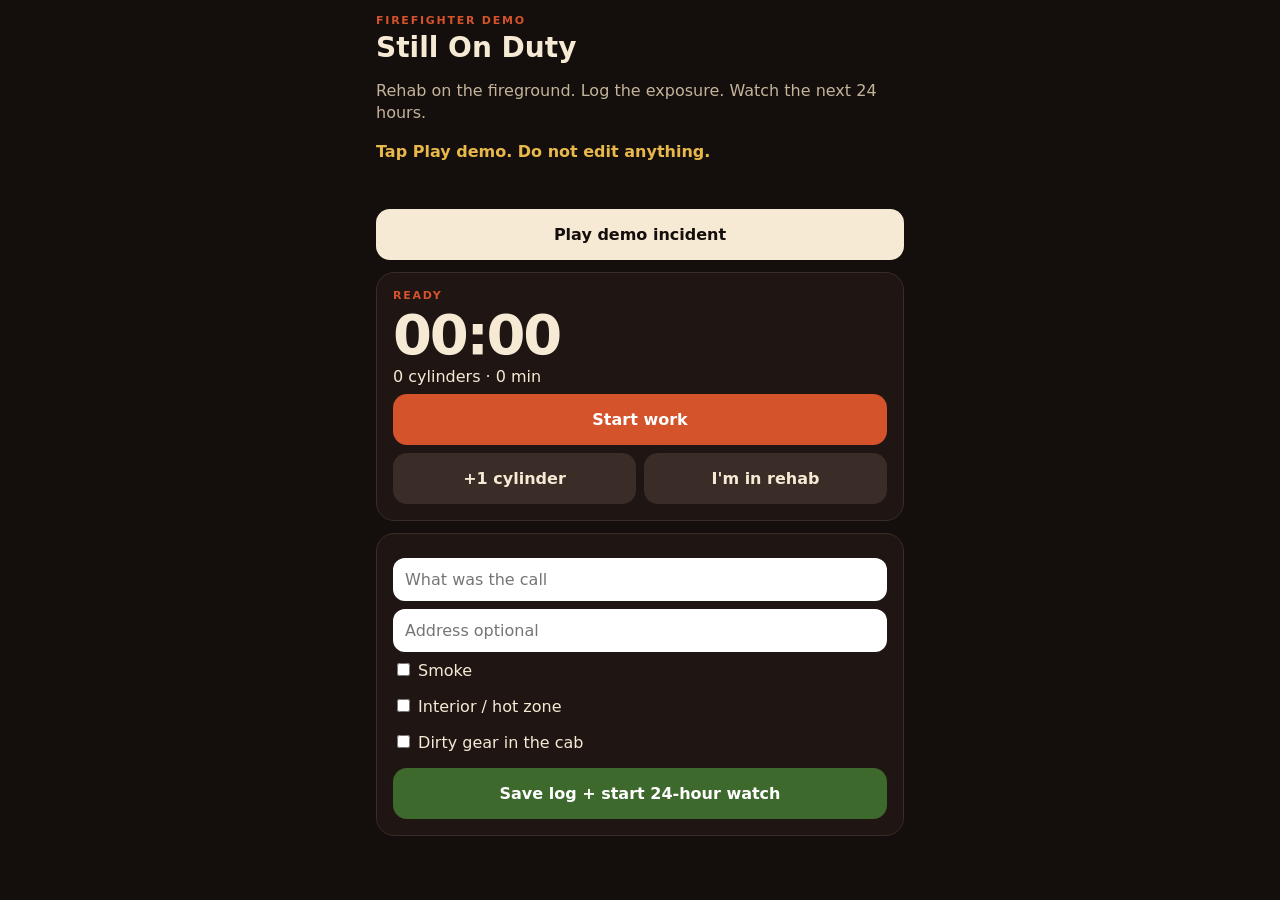
<file: still-on-duty/index.html>
<!DOCTYPE html>
<html lang="en">
<head>
  <meta charset="UTF-8" />
  <meta name="viewport" content="width=device-width, initial-scale=1, viewport-fit=cover" />
  <meta name="theme-color" content="#140e0c" />
  <meta name="apple-mobile-web-app-capable" content="yes" />
  <meta name="apple-mobile-web-app-title" content="Still On Duty" />
  <title>Still On Duty</title>
  <style>
    :root { --bg:#140e0c; --panel:#1f1613; --ink:#f6ead4; --mute:#c4b49a; --line:#3a2c26; --go:#d4532a; --ok:#3d6a2c; --warn:#e8b84a; }
    * { box-sizing: border-box; }
    body { margin:0; background:var(--bg); color:var(--ink); font-family:-apple-system,system-ui,sans-serif; padding:calc(14px + env(safe-area-inset-top)) 16px 32px; max-width:560px; margin:0 auto; }
    h1 { margin:4px 0 8px; font-size:28px; }
    p { color:var(--mute); line-height:1.4; }
    .kicker { color:var(--go); font-size:11px; font-weight:800; letter-spacing:.16em; }
    .note { color:var(--warn); font-weight:700; min-height:44px; }
    .card { background:var(--panel); border:1px solid var(--line); border-radius:18px; padding:16px; margin:12px 0; }
    .time { font-size:56px; font-weight:800; letter-spacing:-.04em; font-variant-numeric:tabular-nums; }
    button, input { font:inherit; }
    button { width:100%; border:0; border-radius:14px; padding:16px; font-weight:800; margin-top:8px; }
    .demo { background:#f6ead4; color:#140e0c; }
    .go { background:var(--go); color:#fff; }
    .ok { background:var(--ok); color:#fff; }
    .dim { background:#3a2c26; color:var(--ink); }
    .row { display:grid; grid-template-columns:1fr 1fr; gap:8px; }
    .row button { margin-top:8px; }
    input[type=text] { width:100%; background:#fff; color:#140e0c; border:0; border-radius:12px; padding:12px; margin-top:8px; }
    label.check { display:block; padding:8px 0; }
    .log { border-top:1px solid var(--line); margin-top:10px; padding-top:10px; color:var(--mute); font-size:14px; }
  </style>
</head>
<body>
  <div class="kicker">FIREFIGHTER DEMO</div>
  <h1>Still On Duty</h1>
  <p>Rehab on the fireground. Log the exposure. Watch the next 24 hours.</p>
  <p class="note" id="note">Tap Play demo. Do not edit anything.</p>
  <button class="demo" id="demoBtn">Play demo incident</button>
  <div class="card">
    <div class="kicker" id="title">READY</div>
    <div class="time" id="clock">00:00</div>
    <div id="meta">0 cylinders</div>
    <button class="go" id="startBtn">Start work</button>
    <div class="row">
      <button class="dim" id="cylBtn">+1 cylinder</button>
      <button class="dim" id="rehabBtn">I'm in rehab</button>
    </div>
  </div>
  <div class="card">
    <input id="what" type="text" placeholder="What was the call" />
    <input id="where" type="text" placeholder="Address optional" />
    <label class="check"><input id="smoke" type="checkbox" /> Smoke</label>
    <label class="check"><input id="interior" type="checkbox" /> Interior / hot zone</label>
    <label class="check"><input id="dirty" type="checkbox" /> Dirty gear in the cab</label>
    <button class="ok" id="saveBtn">Save log + start 24-hour watch</button>
    <div id="logs"></div>
  </div>
<script>
const $ = (id) => document.getElementById(id);
const state = { mode:"ready", workStart:null, workAcc:0, cylinders:0, rehabEnd:null, watchUntil:null, timers:[] };
function pad(n){ return String(n).padStart(2,"0"); }
function fmt(ms){ const s=Math.max(0,Math.floor(ms/1000)); return pad(Math.floor(s/60))+":"+pad(s%60); }
function workMs(){ return state.mode==="work" && state.workStart ? state.workAcc + (Date.now()-state.workStart) : state.workAcc; }
function clearTimers(){ state.timers.forEach(clearTimeout); state.timers=[]; }
function render(){
  const due = state.cylinders>=2 || workMs()>=45*60*1000;
  let title="READY", clock="00:00";
  if(state.mode==="work"){ title = due ? "REHAB IS DUE" : "WORKING"; clock=fmt(workMs()); }
  else if(state.mode==="rehab"){ const left=(state.rehabEnd||0)-Date.now(); title = left<=0 ? "REHAB DONE" : "REHAB"; clock=fmt(left); }
  else if(state.mode==="watch"){ title="24-HOUR WATCH"; clock=fmt((state.watchUntil||0)-Date.now()); }
  $("title").textContent=title;
  $("clock").textContent=clock;
  $("meta").textContent=state.cylinders+" cylinders · "+Math.round(workMs()/60000)+" min";
}
function playDemo(){
  clearTimers();
  $("what").value="Working house fire";
  $("where").value="214 Oak St";
  $("smoke").checked=true;
  $("interior").checked=true;
  $("dirty").checked=true;
  state.mode="work"; state.workStart=Date.now()-12*60*1000; state.workAcc=0; state.cylinders=1; state.watchUntil=null; state.rehabEnd=null;
  $("note").textContent="DEMO: smoke showing, first cylinder used.";
  state.timers.push(setTimeout(()=>{ state.cylinders=2; $("note").textContent="DEMO: second cylinder. Rehab is due."; },2500));
  state.timers.push(setTimeout(()=>{ state.mode="rehab"; state.workStart=null; state.workAcc=12*60*1000; state.rehabEnd=Date.now()+20*60*1000; $("note").textContent="DEMO: sit down, coat open, water."; },5000));
  state.timers.push(setTimeout(()=>{
    state.mode="watch"; state.watchUntil=Date.now()+24*60*60*1000;
    $("note").textContent="DEMO: fire is out. Watch the next 24 hours.";
    $("logs").innerHTML='<div class="log">'+new Date().toLocaleTimeString()+' · 214 Oak St · house fire · smoke · interior · dirty cab</div>'+$("logs").innerHTML;
  },9000));
}
$("demoBtn").onclick=playDemo;
$("startBtn").onclick=()=>{ clearTimers(); state.mode="work"; state.workStart=Date.now(); state.workAcc=0; state.cylinders=0; $("note").textContent="Work clock running."; };
$("cylBtn").onclick=()=>{ state.mode="work"; if(!state.workStart) state.workStart=Date.now(); state.cylinders+=1; };
$("rehabBtn").onclick=()=>{ if(state.mode==="work"&&state.workStart) state.workAcc+=Date.now()-state.workStart; state.workStart=null; state.mode="rehab"; state.rehabEnd=Date.now()+20*60*1000; $("note").textContent="Rehab started."; };
$("saveBtn").onclick=()=>{
  const text=($("what").value||"Working fire")+($("where").value?" · "+$("where").value:"")+($("smoke").checked?" · smoke":"")+($("interior").checked?" · interior":"")+($("dirty").checked?" · dirty cab":"");
  $("logs").innerHTML='<div class="log">'+new Date().toLocaleTimeString()+" · "+text+"</div>"+$("logs").innerHTML;
  state.mode="watch"; state.watchUntil=Date.now()+24*60*60*1000; $("note").textContent="Log saved. 24-hour watch started.";
};
setInterval(render,250); render();
</script>
</body>
</html>
</file>
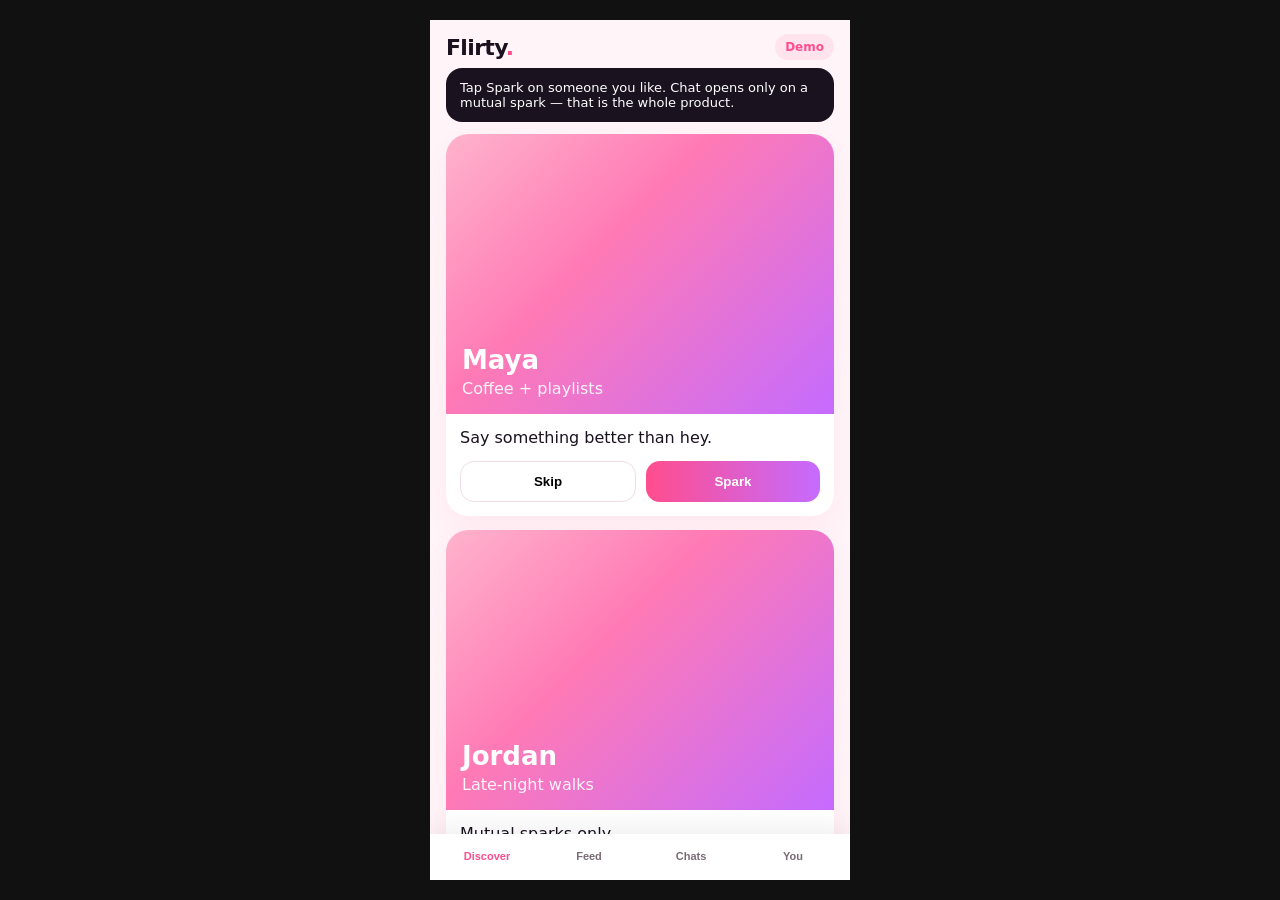
<file: flirty.html>
<!DOCTYPE html>
<html lang="en">
<head>
<meta charset="UTF-8" />
<meta name="viewport" content="width=device-width, initial-scale=1, viewport-fit=cover" />
<title>Flirty — Demo</title>
<style>
  :root { --pink:#ff4d8d; --ink:#1b1220; --muted:#7a6b75; --bg:#fff5f8; --card:#fff; --line:#f0dce4; }
  *{box-sizing:border-box} body{margin:0;font-family:ui-sans-serif,system-ui,-apple-system,sans-serif;background:#111;color:var(--ink);min-height:100dvh;display:grid;place-items:center}
  .stage{width:min(420px,100%);height:min(860px,100dvh);background:var(--bg);position:relative;overflow:hidden;display:flex;flex-direction:column}
  header.app{padding:14px 16px 8px;display:flex;align-items:center;justify-content:space-between}
  .logo{font-weight:800;letter-spacing:-.03em;font-size:22px}.logo span{color:var(--pink)}
  .chip{background:#ffe4ee;color:var(--pink);border-radius:999px;padding:6px 10px;font-size:12px;font-weight:700}
  main{flex:1;overflow:auto;padding:0 16px 92px}
  .card{background:var(--card);border-radius:22px;overflow:hidden;box-shadow:0 10px 30px rgba(255,77,141,.08);margin-bottom:14px}
  .hero{height:280px;background:linear-gradient(135deg,#ffb3cc,#ff7ab5 40%,#c56bff);display:grid;place-items:end start;padding:16px;color:#fff}
  .hero h2{margin:0;font-size:26px}.hero p{margin:4px 0 0;opacity:.92}
  .row{display:flex;gap:10px;padding:14px}
  button.primary,button.ghost,button.spark{border:0;border-radius:14px;padding:12px 14px;font-weight:800;cursor:pointer}
  button.primary{background:linear-gradient(90deg,var(--pink),#c56bff);color:#fff;flex:1}
  button.ghost{background:#fff;border:1px solid var(--line);flex:1}
  button.spark{background:#fff0f6;color:var(--pink)}
  .nav{position:absolute;left:0;right:0;bottom:0;background:#fff;display:grid;grid-template-columns:repeat(4,1fr);padding:8px 6px calc(10px + env(safe-area-inset-bottom));box-shadow:0 -8px 24px rgba(0,0,0,.06)}
  .nav button{background:none;border:0;font-size:11px;font-weight:700;color:var(--muted);padding:8px 0}
  .nav button.on{color:var(--pink)}
  .hint{background:#1b1220;color:#fff;border-radius:16px;padding:12px 14px;font-size:13px;margin-bottom:12px}
  .person{display:flex;gap:12px;align-items:center;padding:12px}
  .ava{width:48px;height:48px;border-radius:16px;background:linear-gradient(135deg,#ffb3cc,#c56bff)}
  .muted{color:var(--muted);font-size:13px}
  .feed-img{height:180px;background:linear-gradient(135deg,#ffd1e3,#e7c2ff)}
  .toast{position:absolute;left:16px;right:16px;top:64px;background:#1b1220;color:#fff;padding:12px 14px;border-radius:14px;display:none;z-index:5}
  h3{margin:6px 0 10px}.empty{text-align:center;padding:40px 16px;color:var(--muted)}
</style>
</head>
<body>
  <div class="stage">
    <div class="toast" id="toast"></div>
    <header class="app"><div class="logo">Flirty<span>.</span></div><div class="chip">Demo</div></header>
    <main id="screen"></main>
    <nav class="nav">
      <button class="on" data-tab="discover">Discover</button>
      <button data-tab="feed">Feed</button>
      <button data-tab="chats">Chats</button>
      <button data-tab="profile">You</button>
    </nav>
  </div>
<script>
const people=[{name:"Maya",mood:"Coffee + playlists",bio:"Say something better than hey."},{name:"Jordan",mood:"Late-night walks",bio:"Mutual sparks only."},{name:"Riley",mood:"Flirt Mode on",bio:"Make it clever."}];
let sparks=new Set(); let chats=[]; let tab="discover";
function toast(msg){const t=document.getElementById("toast"); t.textContent=msg; t.style.display="block"; setTimeout(()=>t.style.display="none",1800);}
function spark(name){if(sparks.has(name))return; sparks.add(name); chats.unshift({name,last:"Spark matched. Say hi."}); toast("Spark sent. If they spark back, chat unlocks."); render();}
function render(){
  const el=document.getElementById("screen");
  document.querySelectorAll(".nav button").forEach(b=>b.classList.toggle("on", b.dataset.tab===tab));
  if(tab==="discover"){
    el.innerHTML=`<div class="hint">Tap Spark on someone you like. Chat opens only on a mutual spark — that is the whole product.</div>`+people.map(p=>`<article class="card"><div class="hero"><div><h2>${p.name}</h2><p>${p.mood}</p></div></div><p style="padding:14px 14px 0;margin:0">${p.bio}</p><div class="row"><button class="ghost" onclick="toast('Passed. Next person.')">Skip</button><button class="primary" onclick="spark('${p.name}')">${sparks.has(p.name)?"Sparked":"Spark"}</button></div></article>`).join("");
  } else if(tab==="feed"){
    el.innerHTML=`<h3>Tonight</h3><article class="card"><div class="feed-img"></div><div class="person"><div class="ava"></div><div><b>Maya</b><div class="muted">sunset walk, no caption needed</div></div></div></article><article class="card"><div class="feed-img" style="background:linear-gradient(135deg,#c2e7ff,#ffd1e3)"></div><div class="person"><div class="ava"></div><div><b>Jordan</b><div class="muted">bookstore stacks</div></div></div></article>`;
  } else if(tab==="chats"){
    el.innerHTML=chats.length?chats.map(c=>`<article class="card person" onclick="toast('Chat unlocked with ${c.name}')"><div class="ava"></div><div><b>${c.name}</b><div class="muted">${c.last}</div></div></article>`).join(""):`<div class="empty">No chats yet.<br/>Spark someone on Discover first.</div>`;
  } else {
    el.innerHTML=`<article class="card" style="padding:16px"><h3 style="margin-top:0">You</h3><p class="muted">Flirt Mode is on. People on Discover can spark you.</p><button class="spark" onclick="toast('Flirt Mode stays on in this demo')">Flirt Mode: On</button></article><article class="card" style="padding:16px"><b>Pending sparks</b><p class="muted">${sparks.size} sent · 0 incoming in this demo</p></article>`;
  }
}
document.querySelectorAll(".nav button").forEach(b=>b.onclick=()=>{tab=b.dataset.tab;render();});
render();
</script>
</body>
</html>
</file>
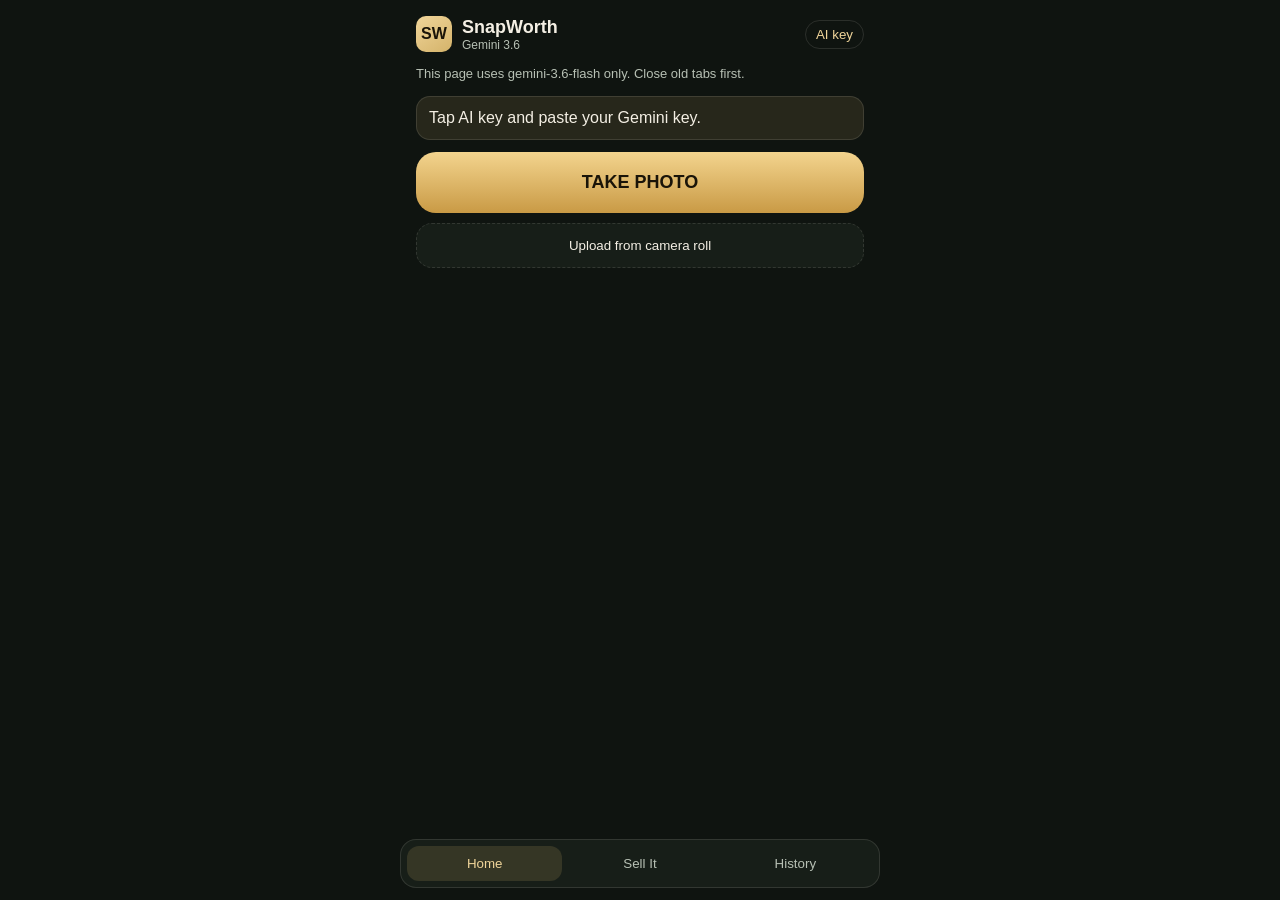
<file: snap.html>
<!DOCTYPE html>
<html lang="en"><head>
<meta charset="UTF-8"/>
<meta name="viewport" content="width=device-width, initial-scale=1, viewport-fit=cover"/>
<meta http-equiv="Cache-Control" content="no-store"/>
<title>SnapWorth 3.6</title>
<style>
:root{--bg:#0f1410;--card:#1d261f;--ink:#f4efe4;--muted:#b7c0b4;--gold:#d4b36a;--gold2:#f0d59a;--line:rgba(244,239,228,.12)}
*{box-sizing:border-box}body{margin:0;background:var(--bg);color:var(--ink);font-family:-apple-system,sans-serif}
.app{max-width:480px;margin:0 auto;padding:16px 16px 96px}
header{display:flex;justify-content:space-between;align-items:center}
.brand{display:flex;gap:10px;align-items:center}
.logo{width:36px;height:36px;border-radius:10px;background:linear-gradient(145deg,#f0d59a,#d4b36a);color:#1a1408;display:grid;place-items:center;font-weight:800}
h1{font-size:18px;margin:0}.sub{margin:0;color:var(--muted);font-size:12px}
.gear{border:1px solid var(--line);background:transparent;color:var(--gold2);border-radius:999px;padding:6px 10px}
.screen{display:none}.screen.on{display:block}
.take{width:100%;border:0;background:linear-gradient(180deg,#f3d48e,#c99a45);color:#1a1408;border-radius:20px;padding:20px;font-weight:800;font-size:18px}
.ghost{width:100%;margin-top:10px;border:1px dashed var(--line);background:#171e18;color:var(--ink);border-radius:16px;padding:14px}
.err{color:#e07a6a}.ok{color:#8fdb8a}.muted{color:var(--muted);font-size:13px;line-height:1.4}
.thumb{width:100%;height:220px;object-fit:cover;border-radius:16px;background:#111}
.title{font-size:24px;margin:12px 0 4px}.price{font-size:30px;color:var(--gold2);font-weight:700}
.card{background:var(--card);border:1px solid var(--line);border-radius:16px;padding:14px;margin:10px 0}
.row{display:flex;gap:8px}.btn{flex:1;border:0;border-radius:14px;padding:13px;font-weight:700}
.btn.go{background:var(--gold);color:#1a1408}.btn.no{background:transparent;color:var(--ink);border:1px solid var(--line)}
.meta{display:grid;grid-template-columns:1fr 1fr;gap:8px}.meta div{background:#171e18;border-radius:12px;padding:10px}
.meta span{display:block;color:var(--muted);font-size:11px;text-transform:uppercase}
.comp a{color:var(--gold2);display:block;padding:8px 0;text-decoration:none;border-bottom:1px solid var(--line)}
.hist{display:flex;gap:10px;align-items:center}.hist img{width:56px;height:56px;object-fit:cover;border-radius:10px}
.nav{position:fixed;left:50%;bottom:12px;transform:translateX(-50%);width:min(480px,calc(100% - 24px));display:grid;grid-template-columns:repeat(3,1fr);background:#171e18;border:1px solid var(--line);border-radius:16px;padding:6px}
.nav button{border:0;background:transparent;color:var(--muted);padding:10px;border-radius:12px}
.nav button.on{background:rgba(212,179,106,.16);color:var(--gold2)}
.hidden{display:none!important}textarea,input{width:100%;background:#171e18;color:var(--ink);border:1px solid var(--line);border-radius:12px;padding:10px;margin-top:6px}
.banner{background:rgba(212,179,106,.12);border:1px solid var(--line);border-radius:14px;padding:12px;margin:12px 0}
</style></head><body>
<div class="app">
<header>
<div class="brand"><div class="logo">SW</div><div><h1>SnapWorth</h1><p class="sub">Gemini 3.6</p></div></div>
<button class="gear" data-go="settings" type="button">AI key</button>
</header>
<section id="home" class="screen on">
<p class="muted">This page uses gemini-3.6-flash only. Close old tabs first.</p>
<div class="banner" id="keyBanner"></div>
<button class="take" id="takeBtn" type="button">TAKE PHOTO</button>
<button class="ghost" id="upBtn" type="button">Upload from camera roll</button>
<input id="cam" class="hidden" type="file" accept="image/*" capture="environment"/>
<input id="lib" class="hidden" type="file" accept="image/*"/>
<p class="err" id="err"></p>
</section>
<section id="result" class="screen">
<img class="thumb" id="img" alt=""/>
<p class="muted" id="aiLine">Asking Gemini 3.6...</p>
<h2 class="title" id="pname">Item</h2>
<div class="price" id="price">-</div>
<p class="muted" id="advice"></p>
<div class="meta">
<div><span>Brand / model</span><strong id="brand">-</strong></div>
<div><span>Condition</span><strong id="cond">-</strong></div>
<div><span>Category</span><strong id="cat">-</strong></div>
<div><span>Confidence</span><strong id="conf">-</strong></div>
</div>
<div class="card"><strong>Why this price</strong><ul id="notes" class="muted"></ul></div>
<div class="card comp"><strong>Compare live listings</strong>
<a id="ebay" target="_blank" rel="noopener">eBay sold</a>
<a id="shop" target="_blank" rel="noopener">Google Shopping</a>
<a id="fb" target="_blank" rel="noopener">Marketplace</a>
<a id="amz" target="_blank" rel="noopener">Amazon</a></div>
<div class="row"><button class="btn no" data-go="home" type="button">Scan another</button><button class="btn go" data-go="sell" type="button">Sell It</button></div>
</section>
<section id="sell" class="screen">
<div class="card"><strong>Listing title</strong><input id="ltitle"/><strong>Description</strong><textarea id="lbody" rows="9"></textarea></div>
<div class="row"><button class="btn no" id="copyBtn" type="button">Copy</button><button class="btn go" id="shareBtn" type="button">Share</button></div>
</section>
<section id="history" class="screen"><h2 class="title">History</h2><div id="hist"></div></section>
<section id="settings" class="screen">
<h2 class="title">Thrift AI key</h2>
<p class="muted">Paste the same Gemini key you already saved.</p>
<input id="apiKey" type="password" placeholder="AIza..." autocomplete="off"/>
<button class="take" id="saveKey" type="button" style="margin-top:12px">Save key</button>
<p class="ok" id="saved"></p>
</section>
</div>
<nav class="nav">
<button data-go="home" class="on" type="button">Home</button>
<button data-go="sell" type="button">Sell It</button>
<button data-go="history" type="button">History</button>
</nav>
<script>
const $=id=>document.getElementById(id);
const KEY="sw_gemini_key", HIST="sw_hist_v5";
const MODELS=["gemini-3.6-flash","gemini-3.5-flash"];
const state={current:null,history:(()=>{try{return JSON.parse(localStorage.getItem(HIST)||"[]")}catch(e){return[]}})()};
function saveHist(){try{localStorage.setItem(HIST,JSON.stringify(state.history.slice(0,16).map(h=>Object.assign({},h,{image:(h.image||"").slice(0,80000)}))))}catch(e){}}
function getKey(){return (localStorage.getItem(KEY)||"").trim()}
function banner(){$("keyBanner").textContent=getKey()?"Ready. Uses gemini-3.6-flash.":"Tap AI key and paste your Gemini key."}
function show(id){document.querySelectorAll(".screen").forEach(s=>s.classList.toggle("on",s.id===id));document.querySelectorAll(".nav button").forEach(b=>b.classList.toggle("on",b.dataset.go===id||((id==="result"||id==="settings")&&b.dataset.go==="home")));if(id==="history")renderHist();if(id==="settings")$("apiKey").value=getKey()}
function q(s){return encodeURIComponent(s||"")}
function compress(file){return new Promise((resolve,reject)=>{const url=URL.createObjectURL(file);const img=new Image();img.onload=()=>{try{let w=img.naturalWidth||img.width,h=img.naturalHeight||img.height;const s=Math.min(1,1024/Math.max(w,h));w=Math.max(1,Math.round(w*s));h=Math.max(1,Math.round(h*s));const c=document.createElement("canvas");c.width=w;c.height=h;c.getContext("2d").drawImage(img,0,0,w,h);URL.revokeObjectURL(url);resolve(c.toDataURL("image/jpeg",0.8))}catch(e){URL.revokeObjectURL(url);reject(e)}};img.onerror=()=>{URL.revokeObjectURL(url);reject(new Error("Could not read photo"))};img.src=url})}
function parseJson(text){const clean=(text||"").replace(/```json/gi,"").replace(/```/g,"").trim();return JSON.parse(clean.slice(clean.indexOf("{"),clean.lastIndexOf("}")+1))}
async function askGemini(dataUrl){
  const key=getKey(); if(!key) throw new Error("Add a Gemini API key first (AI key).");
  const prompt="You are a US thrift-store buyer. Identify the object. Price USED Marketplace/eBay resale, not retail. Return ONLY JSON keys: name,brand,model,category,condition,era,resaleLow,resaleHigh,floor,confidence,notes,searchQuery,listingTitle,listingBody. notes=array. A wired Logitech mouse is typically $6-15 used.";
  const b64=dataUrl.split(",")[1];
  let last="Gemini error";
  for (const model of MODELS){
    const res=await fetch("https://generativelanguage.googleapis.com/v1beta/models/"+model+":generateContent?key="+encodeURIComponent(key),{method:"POST",headers:{"Content-Type":"application/json"},body:JSON.stringify({contents:[{role:"user",parts:[{text:prompt},{inline_data:{mime_type:"image/jpeg",data:b64}}]}],generationConfig:{temperature:0.2}})});
    const data=await res.json();
    if(!res.ok){ last=(data.error&&data.error.message)||(model+" failed"); continue; }
    const text=((((data.candidates||[])[0]||{}).content||{}).parts||[]).map(p=>p.text||"").join("\n");
    if(!text){ last=model+" returned no text"; continue; }
    return parseJson(text);
  }
  throw new Error(last);
}
function paint(item){
  $("img").src=item.image||""; $("pname").textContent=item.name||"Item";
  $("price").textContent="$"+item.resaleLow+"\u2013$"+item.resaleHigh;
  $("advice").textContent="Do not list under $"+item.floor+" without sold comps.";
  $("brand").textContent=[item.brand,item.model].filter(Boolean).join(" ")||"-";
  $("cond").textContent=item.condition||"Used"; $("cat").textContent=item.category||"-"; $("conf").textContent=item.confidence||"-";
  $("notes").innerHTML=(item.notes||[]).map(n=>"<li>"+n+"</li>").join("");
  $("ltitle").value=item.listingTitle||item.name; $("lbody").value=item.listingBody||"";
  const term=item.searchQuery||item.name;
  $("ebay").href="https://www.ebay.com/sch/i.html?_nkw="+q(term)+"&LH_Sold=1&LH_Complete=1"; $("ebay").textContent="eBay sold: "+term;
  $("shop").href="https://www.google.com/search?tbm=shop&q="+q(term+" used"); $("shop").textContent="Google Shopping: "+term;
  $("fb").href="https://www.facebook.com/marketplace/search/?query="+q(term); $("fb").textContent="Marketplace: "+term;
  $("amz").href="https://www.amazon.com/s?k="+q(term); $("amz").textContent="Amazon: "+term;
}
function persist(item){const i=state.history.findIndex(h=>h.id===item.id); if(i>=0) state.history[i]=item; else state.history.unshift(item); saveHist()}
function renderHist(){if(!state.history.length){$("hist").innerHTML='<p class="muted">No scans yet.</p>';return}$("hist").innerHTML=state.history.map((h,i)=>'<div class="card hist" data-i="'+i+'"><img src="'+(h.image||"")+'" alt=""><div><strong>'+(h.name||"Item")+'</strong><div class="muted">$'+(h.resaleLow||"?")+'\u2013$'+(h.resaleHigh||"?")+'</div></div></div>').join("");$("hist").querySelectorAll(".hist").forEach(el=>el.onclick=()=>{state.current=state.history[+el.dataset.i];paint(state.current);show("result")})}
async function run(file){
  $("err").textContent=""; show("result"); $("aiLine").textContent="Asking Gemini 3.6...";
  try{
    const dataUrl=await compress(file); $("img").src=dataUrl;
    const ai=await askGemini(dataUrl);
    const item=Object.assign({id:Date.now(),image:dataUrl,resaleLow:0,resaleHigh:0,floor:0,notes:[]},ai);
    item.resaleLow=Number(item.resaleLow)||0; item.resaleHigh=Number(item.resaleHigh)||item.resaleLow; item.floor=Number(item.floor)||Math.max(1,Math.round(item.resaleLow*0.7));
    if(!Array.isArray(item.notes)) item.notes=[String(item.notes||"")];
    state.current=item; persist(item); paint(item); $("aiLine").textContent="Thrift AI result";
  }catch(e){$("err").textContent=e.message||String(e); show("home")}
  $("cam").value=""; $("lib").value="";
}
$("takeBtn").onclick=()=>$("cam").click(); $("upBtn").onclick=()=>$("lib").click();
$("cam").onchange=e=>e.target.files&&e.target.files[0]&&run(e.target.files[0]);
$("lib").onchange=e=>e.target.files&&e.target.files[0]&&run(e.target.files[0]);
$("saveKey").onclick=()=>{const k=$("apiKey").value.trim(); if(!k){$("saved").textContent="Paste a key first.";return;} localStorage.setItem(KEY,k); $("saved").textContent="Saved."; banner();};
$("copyBtn").onclick=async()=>{try{await navigator.clipboard.writeText($("ltitle").value+"\n\n"+$("lbody").value);$("copyBtn").textContent="Copied"}catch(e){}};
$("shareBtn").onclick=async()=>{try{if(navigator.share)await navigator.share({title:$("ltitle").value,text:$("lbody").value})}catch(e){}};
document.querySelectorAll("[data-go]").forEach(b=>b.addEventListener("click",()=>show(b.dataset.go)));
banner();
</script></body></html>
</file>
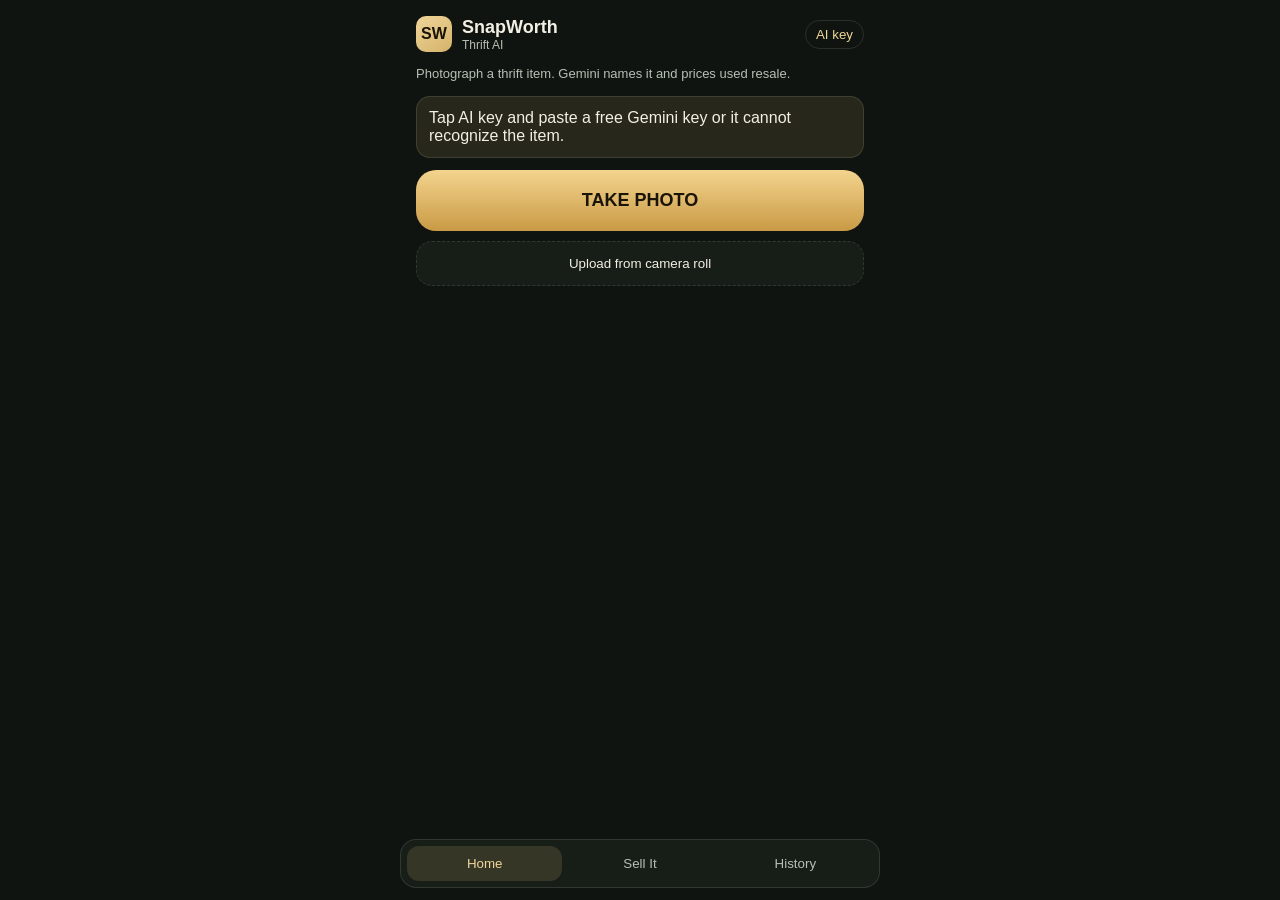
<file: try.html>
<!DOCTYPE html>
<html lang="en"><head>
<meta charset="UTF-8"/>
<meta name="viewport" content="width=device-width, initial-scale=1, viewport-fit=cover"/>
<title>SnapWorth Thrift AI</title>
<style>
:root{--bg:#0f1410;--card:#1d261f;--ink:#f4efe4;--muted:#b7c0b4;--gold:#d4b36a;--gold2:#f0d59a;--line:rgba(244,239,228,.12)}
*{box-sizing:border-box}body{margin:0;background:var(--bg);color:var(--ink);font-family:-apple-system,sans-serif}
.app{max-width:480px;margin:0 auto;padding:16px 16px 96px}
header{display:flex;justify-content:space-between;align-items:center}
.brand{display:flex;gap:10px;align-items:center}
.logo{width:36px;height:36px;border-radius:10px;background:linear-gradient(145deg,#f0d59a,#d4b36a);color:#1a1408;display:grid;place-items:center;font-weight:800}
h1{font-size:18px;margin:0}.sub{margin:0;color:var(--muted);font-size:12px}
.gear{border:1px solid var(--line);background:transparent;color:var(--gold2);border-radius:999px;padding:6px 10px}
.screen{display:none}.screen.on{display:block}
.take{width:100%;border:0;background:linear-gradient(180deg,#f3d48e,#c99a45);color:#1a1408;border-radius:20px;padding:20px;font-weight:800;font-size:18px}
.ghost{width:100%;margin-top:10px;border:1px dashed var(--line);background:#171e18;color:var(--ink);border-radius:16px;padding:14px}
.err{color:#e07a6a}.ok{color:#8fdb8a}.muted{color:var(--muted);font-size:13px;line-height:1.4}
.thumb{width:100%;height:220px;object-fit:cover;border-radius:16px;background:#111}
.title{font-size:24px;margin:12px 0 4px}.price{font-size:30px;color:var(--gold2);font-weight:700}
.card{background:var(--card);border:1px solid var(--line);border-radius:16px;padding:14px;margin:10px 0}
.row{display:flex;gap:8px}.btn{flex:1;border:0;border-radius:14px;padding:13px;font-weight:700}
.btn.go{background:var(--gold);color:#1a1408}.btn.no{background:transparent;color:var(--ink);border:1px solid var(--line)}
.meta{display:grid;grid-template-columns:1fr 1fr;gap:8px}.meta div{background:#171e18;border-radius:12px;padding:10px}
.meta span{display:block;color:var(--muted);font-size:11px;text-transform:uppercase}
.comp a{color:var(--gold2);display:block;padding:8px 0;text-decoration:none;border-bottom:1px solid var(--line)}
.hist{display:flex;gap:10px;align-items:center}.hist img{width:56px;height:56px;object-fit:cover;border-radius:10px}
.nav{position:fixed;left:50%;bottom:12px;transform:translateX(-50%);width:min(480px,calc(100% - 24px));display:grid;grid-template-columns:repeat(3,1fr);background:#171e18;border:1px solid var(--line);border-radius:16px;padding:6px}
.nav button{border:0;background:transparent;color:var(--muted);padding:10px;border-radius:12px}
.nav button.on{background:rgba(212,179,106,.16);color:var(--gold2)}
.hidden{display:none!important}textarea,input{width:100%;background:#171e18;color:var(--ink);border:1px solid var(--line);border-radius:12px;padding:10px;margin-top:6px}
.banner{background:rgba(212,179,106,.12);border:1px solid var(--line);border-radius:14px;padding:12px;margin:12px 0}
</style></head><body>
<div class="app">
<header>
<div class="brand"><div class="logo">SW</div><div><h1>SnapWorth</h1><p class="sub">Thrift AI</p></div></div>
<button class="gear" data-go="settings" type="button">AI key</button>
</header>
<section id="home" class="screen on">
<p class="muted">Photograph a thrift item. Gemini names it and prices used resale.</p>
<div class="banner" id="keyBanner"></div>
<button class="take" id="takeBtn" type="button">TAKE PHOTO</button>
<button class="ghost" id="upBtn" type="button">Upload from camera roll</button>
<input id="cam" class="hidden" type="file" accept="image/*" capture="environment"/>
<input id="lib" class="hidden" type="file" accept="image/*"/>
<p class="err" id="err"></p>
</section>
<section id="result" class="screen">
<img class="thumb" id="img" alt=""/>
<p class="muted" id="aiLine">Asking the thrift AI...</p>
<h2 class="title" id="pname">Item</h2>
<div class="price" id="price">-</div>
<p class="muted" id="advice"></p>
<div class="meta">
<div><span>Brand / model</span><strong id="brand">-</strong></div>
<div><span>Condition</span><strong id="cond">-</strong></div>
<div><span>Category</span><strong id="cat">-</strong></div>
<div><span>Confidence</span><strong id="conf">-</strong></div>
</div>
<div class="card"><strong>Why this price</strong><ul id="notes" class="muted"></ul></div>
<div class="card comp"><strong>Compare live listings</strong>
<a id="ebay" target="_blank" rel="noopener">eBay sold</a>
<a id="shop" target="_blank" rel="noopener">Google Shopping</a>
<a id="fb" target="_blank" rel="noopener">Marketplace</a>
<a id="amz" target="_blank" rel="noopener">Amazon</a></div>
<div class="row"><button class="btn no" data-go="home" type="button">Scan another</button><button class="btn go" data-go="sell" type="button">Sell It</button></div>
</section>
<section id="sell" class="screen">
<div class="card"><strong>Listing title</strong><input id="ltitle"/><strong>Description</strong><textarea id="lbody" rows="9"></textarea></div>
<div class="row"><button class="btn no" id="copyBtn" type="button">Copy</button><button class="btn go" id="shareBtn" type="button">Share</button></div>
</section>
<section id="history" class="screen"><h2 class="title">History</h2><div id="hist"></div></section>
<section id="settings" class="screen">
<h2 class="title">Thrift AI key</h2>
<p class="muted">Free Gemini key from Google AI Studio. Stored only on this phone.</p>
<p class="muted"><a href="https://aistudio.google.com/apikey" target="_blank" rel="noopener" style="color:#f0d59a">aistudio.google.com/apikey</a></p>
<input id="apiKey" type="password" placeholder="AIza..." autocomplete="off"/>
<button class="take" id="saveKey" type="button" style="margin-top:12px">Save key</button>
<p class="ok" id="saved"></p>
</section>
</div>
<nav class="nav">
<button data-go="home" class="on" type="button">Home</button>
<button data-go="sell" type="button">Sell It</button>
<button data-go="history" type="button">History</button>
</nav>
<script>
const $=id=>document.getElementById(id);
const KEY="sw_gemini_key", HIST="sw_hist_v5";
const MODELS=["gemini-3.6-flash","gemini-3.5-flash","gemini-flash-latest"];
const state={current:null,history:loadHist()};
function loadHist(){try{return JSON.parse(localStorage.getItem(HIST)||"[]")}catch(e){return[]}}
function saveHist(){try{localStorage.setItem(HIST,JSON.stringify(state.history.slice(0,16).map(h=>Object.assign({},h,{image:(h.image||"").slice(0,80000)}))))}catch(e){}}
function getKey(){return (localStorage.getItem(KEY)||"").trim()}
function banner(){$("keyBanner").textContent=getKey()?"Thrift AI is on (Gemini 3.6 Flash).":"Tap AI key and paste a free Gemini key or it cannot recognize the item."}
function show(id){document.querySelectorAll(".screen").forEach(s=>s.classList.toggle("on",s.id===id));document.querySelectorAll(".nav button").forEach(b=>b.classList.toggle("on",b.dataset.go===id||((id==="result"||id==="settings")&&b.dataset.go==="home")));if(id==="history")renderHist();if(id==="settings")$("apiKey").value=getKey()}
function q(s){return encodeURIComponent(s||"")}
function compress(file){return new Promise((resolve,reject)=>{const url=URL.createObjectURL(file);const img=new Image();img.onload=()=>{try{let w=img.naturalWidth||img.width,h=img.naturalHeight||img.height;const s=Math.min(1,1024/Math.max(w,h));w=Math.max(1,Math.round(w*s));h=Math.max(1,Math.round(h*s));const c=document.createElement("canvas");c.width=w;c.height=h;c.getContext("2d").drawImage(img,0,0,w,h);URL.revokeObjectURL(url);resolve(c.toDataURL("image/jpeg",0.8))}catch(e){URL.revokeObjectURL(url);reject(e)}};img.onerror=()=>{URL.revokeObjectURL(url);reject(new Error("Could not read photo"))};img.src=url})}
function parseJson(text){const clean=(text||"").replace(/```json/gi,"").replace(/```/g,"").trim();return JSON.parse(clean.slice(clean.indexOf("{"),clean.lastIndexOf("}")+1))}
async function callModel(model,key,prompt,b64){
  const res=await fetch("https://generativelanguage.googleapis.com/v1beta/models/"+model+":generateContent?key="+encodeURIComponent(key),{method:"POST",headers:{"Content-Type":"application/json"},body:JSON.stringify({contents:[{role:"user",parts:[{text:prompt},{inline_data:{mime_type:"image/jpeg",data:b64}}]}],generationConfig:{temperature:0.2}})});
  const data=await res.json();
  return {ok:res.ok,data};
}
async function askGemini(dataUrl){
  const key=getKey(); if(!key) throw new Error("Add a Gemini API key first (AI key).");
  const prompt="You are a US thrift-store buyer. Identify the object in the photo. Price USED Facebook Marketplace/eBay resale, not retail. Return ONLY JSON with keys name,brand,model,category,condition,era,resaleLow,resaleHigh,floor,confidence,notes,searchQuery,listingTitle,listingBody. notes is an array of short reasons. confidence is low, medium, or high. Be specific if a logo is visible. A wired Logitech office mouse is typically $6-15 used, not $50.";
  const b64=dataUrl.split(",")[1];
  let last="Gemini error";
  for (const model of MODELS){
    const {ok,data}=await callModel(model,key,prompt,b64);
    if(!ok){ last=(data.error&&data.error.message)||("Gemini error on "+model); continue; }
    const text=((((data.candidates||[])[0]||{}).content||{}).parts||[]).map(p=>p.text||"").join("\n");
    if(!text){ last="Gemini returned no text from "+model; continue; }
    return parseJson(text);
  }
  throw new Error(last);
}
function paint(item){
  $("img").src=item.image||""; $("pname").textContent=item.name||"Item";
  $("price").textContent="$"+item.resaleLow+"\u2013$"+item.resaleHigh;
  $("advice").textContent="Do not list under $"+item.floor+" without sold comps.";
  $("brand").textContent=[item.brand,item.model].filter(Boolean).join(" ")||"-";
  $("cond").textContent=item.condition||"Used"; $("cat").textContent=item.category||"-"; $("conf").textContent=item.confidence||"-";
  $("notes").innerHTML=(item.notes||[]).map(n=>"<li>"+n+"</li>").join("");
  $("ltitle").value=item.listingTitle||item.name; $("lbody").value=item.listingBody||"";
  const term=item.searchQuery||item.name;
  $("ebay").href="https://www.ebay.com/sch/i.html?_nkw="+q(term)+"&LH_Sold=1&LH_Complete=1"; $("ebay").textContent="eBay sold: "+term;
  $("shop").href="https://www.google.com/search?tbm=shop&q="+q(term+" used"); $("shop").textContent="Google Shopping: "+term;
  $("fb").href="https://www.facebook.com/marketplace/search/?query="+q(term); $("fb").textContent="Marketplace: "+term;
  $("amz").href="https://www.amazon.com/s?k="+q(term); $("amz").textContent="Amazon: "+term;
}
function persist(item){const i=state.history.findIndex(h=>h.id===item.id); if(i>=0) state.history[i]=item; else state.history.unshift(item); saveHist()}
function renderHist(){if(!state.history.length){$("hist").innerHTML='<p class="muted">No scans yet.</p>';return}$("hist").innerHTML=state.history.map((h,i)=>'<div class="card hist" data-i="'+i+'"><img src="'+(h.image||"")+'" alt=""><div><strong>'+(h.name||"Item")+'</strong><div class="muted">$'+(h.resaleLow||"?")+'\u2013$'+(h.resaleHigh||"?")+'</div></div></div>').join("");$("hist").querySelectorAll(".hist").forEach(el=>el.onclick=()=>{state.current=state.history[+el.dataset.i];paint(state.current);show("result")})}
async function run(file){
  $("err").textContent=""; show("result"); $("aiLine").textContent="Asking the thrift AI..."; $("pname").textContent="Identifying...";
  try{
    const dataUrl=await compress(file); $("img").src=dataUrl;
    const ai=await askGemini(dataUrl);
    const item=Object.assign({id:Date.now(),image:dataUrl,resaleLow:0,resaleHigh:0,floor:0,notes:[]},ai);
    item.resaleLow=Number(item.resaleLow)||0; item.resaleHigh=Number(item.resaleHigh)||item.resaleLow; item.floor=Number(item.floor)||Math.max(1,Math.round(item.resaleLow*0.7));
    if(!Array.isArray(item.notes)) item.notes=[String(item.notes||"")];
    state.current=item; persist(item); paint(item); $("aiLine").textContent="Thrift AI result";
  }catch(e){$("err").textContent=e.message||String(e); $("aiLine").textContent="AI failed"; show("home")}
  $("cam").value=""; $("lib").value="";
}
$("takeBtn").onclick=()=>$("cam").click(); $("upBtn").onclick=()=>$("lib").click();
$("cam").onchange=e=>e.target.files&&e.target.files[0]&&run(e.target.files[0]);
$("lib").onchange=e=>e.target.files&&e.target.files[0]&&run(e.target.files[0]);
$("saveKey").onclick=()=>{const k=$("apiKey").value.trim(); if(!k){$("saved").textContent="Paste a key first.";return;} localStorage.setItem(KEY,k); $("saved").textContent="Saved on this phone."; banner();};
$("copyBtn").onclick=async()=>{try{await navigator.clipboard.writeText($("ltitle").value+"\n\n"+$("lbody").value);$("copyBtn").textContent="Copied"}catch(e){}};
$("shareBtn").onclick=async()=>{try{if(navigator.share)await navigator.share({title:$("ltitle").value,text:$("lbody").value})}catch(e){}};
document.querySelectorAll("[data-go]").forEach(b=>b.addEventListener("click",()=>show(b.dataset.go)));
banner();
</script></body></html>
</file>
<file: puni/style1.css>
:root {
  --cream: #fff8f1;
  --ink: #5a463c;
  --soft: #8a7268;
  --pink: #ff8fab;
  --pink-deep: #f06292;
  --peach: #ffc9a8;
  --lilac: #cdb4ff;
  --mint: #9be7c4;
  --gold: #f6c453;
  --sky: #b7e3f7;
  --card: rgba(255, 255, 255, 0.94);
  --shadow: 0 10px 28px rgba(90, 70, 60, 0.12);
  --nav: 74px;
  --safe-t: env(safe-area-inset-top, 0px);
  --safe-b: env(safe-area-inset-bottom, 0px);
}
* { box-sizing: border-box; -webkit-tap-highlight-color: transparent; }
html, body { margin: 0; height: 100%; background: #ffe8d6; color: var(--ink); font-family: Nunito, "M PLUS Rounded 1c", "Avenir Next", system-ui, sans-serif; }
body { overflow: hidden; }
button, input { font-family: inherit; }
button { cursor: pointer; }
#root {
  position: fixed;
  inset: 0;
  overflow: hidden;
  touch-action: none;
  background:
    radial-gradient(900px 500px at 20% -10%, #ffe0ea, transparent 60%),
    radial-gradient(700px 400px at 110% 10%, #e7dcff, transparent 55%),
    var(--cream);
}
#toasts {
  position: fixed;
  left: 50%;
  top: calc(12px + var(--safe-t));
  transform: translateX(-50%);
  z-index: 80;
  display: flex;
  flex-direction: column;
  gap: 8px;
  width: min(92vw, 420px);
  pointer-events: none;
}
.toast {
  background: #fff;
  color: var(--ink);
  border-radius: 16px;
  padding: 10px 14px;
  box-shadow: var(--shadow);
  font-weight: 800;
  text-align: center;
  animation: toastIn 0.35s ease;
}
@keyframes toastIn { from { transform: translateY(-8px); opacity: 0; } to { opacity: 1; } }

.screen { position: absolute; inset: 0; }
.title {
  display: flex;
  flex-direction: column;
  align-items: center;
  justify-content: center;
  padding: 28px 22px calc(24px + var(--safe-b));
  text-align: center;
}
.wordmark {
  font-family: "M PLUS Rounded 1c", Nunito, sans-serif;
  font-weight: 800;
  font-size: 54px;
  letter-spacing: -1px;
  margin: 8px 0 0;
  color: #5a463c;
}
.wordmark span { color: var(--pink-deep); }
.tag { margin: 4px 0 18px; font-weight: 800; color: var(--soft); font-size: 16px; }
.orb-btn {
  width: 210px;
  height: 210px;
  border: 0;
  border-radius: 50%;
  background:
    radial-gradient(circle at 35% 30%, #fff 0 12%, #ffe4ee 38%, #ffb7c8 72%, #f48fb1 100%);
  box-shadow: 0 16px 40px rgba(240, 98, 146, 0.28), inset 0 -12px 20px rgba(255, 255, 255, 0.35);
  position: relative;
  animation: bob 2.4s ease-in-out infinite;
}
.orb-btn:active { animation: none; transform: scale(1.08, 0.86); }
.orb-btn i {
  position: absolute;
  width: 46px;
  height: 28px;
  border-radius: 50%;
  left: 38px;
  top: 42px;
  background: rgba(255, 255, 255, 0.7);
  transform: rotate(-24deg);
}
.hint { margin-top: 18px; font-weight: 800; color: var(--pink-deep); }
.tiny { margin-top: 18px; color: var(--soft); font-size: 13px; font-weight: 700; }
.linkish { background: none; border: 0; color: var(--soft); font-weight: 800; text-decoration: underline; padding: 8px; }

.panel {
  width: min(440px, 92vw);
  background: var(--card);
  border-radius: 28px;
  padding: 22px 18px;
  box-shadow: var(--shadow);
}
.panel h2 { margin: 0 0 6px; font-size: 26px; }
.panel p { margin: 0 0 14px; color: var(--soft); font-weight: 700; }
.field {
  width: 100%;
  border: 0;
  background: #fff4ea;
  border-radius: 16px;
  padding: 14px 16px;
  font-size: 18px;
  font-weight: 800;
  color: var(--ink);
  margin-bottom: 12px;
}
.btn {
  border: 0;
  background: #fff;
  color: var(--ink);
  font-weight: 800;
  border-radius: 999px;
  padding: 14px 18px;
  box-shadow: var(--shadow);
  font-size: 16px;
}
.btn.primary { background: linear-gradient(180deg, #ffb3c6, #ff8fab); color: white; }
.btn.gold { background: linear-gradient(180deg, #ffe08a, #f6c453); color: #6a4b16; }
.btn.ghost { background: #fff; box-shadow: none; border: 2px solid #f0e0d4; }
.btn.wide { width: 100%; }
.btn:disabled { opacity: 0.45; }
.row { display: flex; gap: 8px; }
.row .btn { flex: 1; }

.starter-row { display: flex; gap: 10px; justify-content: center; margin: 12px 0 6px; }
.mini-orb {
  width: 92px;
  height: 92px;
  border: 0;
  border-radius: 50%;
  background: radial-gradient(circle at 35% 30%, #fff, #ffe4ee 46%, #ffb7c8);
  box-shadow: 0 8px 18px rgba(240, 98, 146, 0.2);
  animation: bob 2.2s ease-in-out infinite;
}
.mini-orb:nth-child(2) { animation-delay: 0.3s; background: radial-gradient(circle at 35% 30%, #fff, #ffe8d2 46%, #ffc9a8); }
.mini-orb:nth-child(3) { animation-delay: 0.6s; background: radial-gradient(circle at 35% 30%, #fff, #eee6ff 46%, #cdb4ff); }
.mini-orb:active { transform: scale(1.08, 0.84); }
</file>
<file: puni/style2.css>
.map { background: #d7f0c8; }
.world { position: absolute; left: 0; top: 0; width: 1600px; height: 1900px; transform-origin: 0 0; }
.mapart { position: absolute; inset: 0; width: 1600px; height: 1900px; }
.pin, .rival, .orb, .player {
  position: absolute;
  transform: translate(-50%, -50%);
  border: 0;
  background: transparent;
  padding: 0;
}
.pin {
  display: flex;
  flex-direction: column;
  align-items: center;
  gap: 2px;
  color: var(--ink);
  font-weight: 800;
  font-size: 12px;
}
.pin b, .rival b {
  background: rgba(255, 255, 255, 0.92);
  border-radius: 999px;
  padding: 3px 8px;
  box-shadow: 0 4px 10px rgba(90, 70, 60, 0.12);
}
.pin .bubble, .rival .bubble {
  width: 46px;
  height: 46px;
  border-radius: 50%;
  display: grid;
  place-items: center;
  background: #fff;
  box-shadow: var(--shadow);
  font-size: 22px;
}
.orb {
  width: 58px;
  height: 58px;
  border-radius: 50%;
  animation: bob 1.8s ease-in-out infinite;
}
.orb.r-everyday { background: radial-gradient(circle at 35% 30%, #fff, #ffe4ee 48%, #ffb7c8); }
.orb.r-soft { background: radial-gradient(circle at 35% 30%, #fff, #ffd7c2 42%, #ff9b7a); box-shadow: 0 0 16px #ffb088; }
.orb.r-sparkle { background: radial-gradient(circle at 35% 30%, #fff, #efe4ff 40%, #b794f6); box-shadow: 0 0 18px #d4b4ff; }
.orb.r-dream { background: radial-gradient(circle at 35% 30%, #fff, #d9ccff 36%, #7c6bc4); box-shadow: 0 0 22px #a08cff; }
.orb.r-moon { background: radial-gradient(circle at 35% 30%, #fff, #fff3c4 36%, #f6c453); box-shadow: 0 0 26px #ffe08a; }
.orb span {
  position: absolute;
  left: 14px;
  top: 12px;
  width: 16px;
  height: 10px;
  border-radius: 50%;
  background: rgba(255, 255, 255, 0.75);
  transform: rotate(-28deg);
}
.player { width: 64px; height: 78px; pointer-events: none; z-index: 3; }
.avatar {
  width: 54px;
  height: 64px;
  margin: 14px auto 0;
  position: relative;
}
.avatar .hair {
  position: absolute;
  left: 6px; top: 0;
  width: 42px; height: 28px;
  background: #5a463c;
  border-radius: 20px 20px 12px 12px;
}
.avatar .face {
  position: absolute;
  left: 10px; top: 10px;
  width: 34px; height: 30px;
  background: #ffd7c2;
  border-radius: 50%;
  box-shadow: inset -8px -4px 0 #ffc9b0;
}
.avatar .face::before, .avatar .face::after {
  content: "";
  position: absolute;
  top: 12px;
  width: 4px; height: 4px;
  background: #3a2a28;
  border-radius: 50%;
}
.avatar .face::before { left: 8px; }
.avatar .face::after { right: 8px; }
.avatar .body {
  position: absolute;
  left: 8px; top: 34px;
  width: 38px; height: 28px;
  background: #fff;
  border-radius: 16px 16px 14px 14px;
  box-shadow: inset 0 -8px 0 #ffd6e4;
}
.shoulder { position: absolute; left: -6px; top: -2px; width: 36px; height: 36px; animation: bob 1.6s ease-in-out infinite; }

.hud {
  position: absolute;
  left: 12px; right: 12px;
  top: calc(10px + var(--safe-t));
  display: flex;
  justify-content: space-between;
  gap: 8px;
  z-index: 5;
  pointer-events: none;
}
.hud > * { pointer-events: auto; }
.pill {
  background: rgba(255, 255, 255, 0.94);
  border-radius: 999px;
  padding: 8px 12px;
  font-weight: 800;
  box-shadow: var(--shadow);
  border: 0;
  color: var(--ink);
}
.action {
  position: absolute;
  left: 50%;
  bottom: calc(var(--nav) + var(--safe-b) + 132px);
  transform: translateX(-50%);
  z-index: 6;
  min-width: 200px;
  max-width: 78vw;
  animation: popIn 0.25s ease;
}
.joy {
  position: absolute;
  left: 16px;
  bottom: calc(var(--nav) + var(--safe-b) + 18px);
  width: 108px;
  height: 108px;
  border-radius: 50%;
  background: rgba(255, 255, 255, 0.55);
  border: 2px solid rgba(255, 255, 255, 0.8);
  z-index: 6;
  touch-action: none;
}
.joy i {
  position: absolute;
  width: 48px; height: 48px;
  border-radius: 50%;
  left: 30px; top: 30px;
  background: #fff;
  box-shadow: var(--shadow);
}
.glow-btn {
  position: absolute;
  right: 16px;
  bottom: calc(var(--nav) + var(--safe-b) + 28px);
  z-index: 6;
  width: 64px; height: 64px;
  border-radius: 50%;
  border: 0;
  background: #fff;
  box-shadow: var(--shadow);
  font-weight: 900;
  color: var(--pink-deep);
  font-size: 12px;
}
.nav {
  position: absolute;
  left: 10px; right: 10px;
  bottom: calc(8px + var(--safe-b));
  height: 62px;
  background: rgba(255, 255, 255, 0.96);
  border-radius: 22px;
  display: flex;
  z-index: 7;
  box-shadow: var(--shadow);
}
.nav button {
  flex: 1;
  border: 0;
  background: transparent;
  color: var(--soft);
  font-weight: 800;
  font-size: 11px;
  display: flex;
  flex-direction: column;
  align-items: center;
  justify-content: center;
  gap: 1px;
}
.nav button.on { color: var(--pink-deep); }
.nav .dot {
  position: absolute;
  width: 8px; height: 8px;
  background: var(--pink-deep);
  border-radius: 50%;
  margin-left: 22px;
  margin-top: -16px;
}
.coach {
  position: absolute;
  left: 16px; right: 16px;
  top: calc(64px + var(--safe-t));
  z-index: 8;
  background: #fff;
  border-radius: 20px;
  padding: 14px;
  box-shadow: var(--shadow);
}
.coach b { display: block; margin-bottom: 4px; }
</file>
<file: puni/style3.css>
.scrim {
  position: absolute;
  inset: 0;
  background: rgba(90, 70, 60, 0.28);
  z-index: 10;
}
.sheet {
  position: absolute;
  left: 0; right: 0; bottom: 0;
  height: min(88dvh, 760px);
  background: #fffaf6;
  border-radius: 28px 28px 0 0;
  z-index: 11;
  padding: 10px 16px calc(16px + var(--safe-b));
  overflow: auto;
  touch-action: pan-y;
  -webkit-overflow-scrolling: touch;
  box-shadow: 0 -12px 40px rgba(90, 70, 60, 0.16);
}
.handle { width: 42px; height: 5px; border-radius: 99px; background: #ecdcd0; margin: 4px auto 10px; }
.sheet h2 { margin: 4px 0 8px; }
.muted { color: var(--soft); font-weight: 700; }
.grid {
  display: grid;
  grid-template-columns: repeat(3, 1fr);
  gap: 8px;
}
.card {
  background: #fff;
  border-radius: 18px;
  padding: 8px 6px 10px;
  text-align: center;
  box-shadow: 0 6px 16px rgba(90, 70, 60, 0.06);
  border: 0;
  color: var(--ink);
  font-weight: 800;
}
.card small { display: block; color: var(--soft); font-size: 11px; }
.card.miss { filter: grayscale(1); opacity: 0.55; }
.rarity {
  display: inline-block;
  border-radius: 999px;
  padding: 3px 8px;
  font-size: 12px;
  font-weight: 800;
  background: #ffe4ee;
  color: var(--pink-deep);
}
.rarity.soft { background: #ffe8d8; color: #d46a3a; }
.rarity.sparkle { background: #efe4ff; color: #7c5cbf; }
.rarity.dream { background: #e4dcff; color: #51408f; }
.rarity.moon { background: #fff3c4; color: #8a6410; }
.type {
  display: inline-block;
  border-radius: 999px;
  padding: 3px 8px;
  font-size: 12px;
  font-weight: 800;
  background: #e7f8ee;
  color: #2f8f62;
}

.overlay {
  position: absolute;
  inset: 0;
  z-index: 20;
  background: #fff8f1;
  display: flex;
  flex-direction: column;
  align-items: center;
  justify-content: center;
  padding: 24px 18px calc(20px + var(--safe-b));
  text-align: center;
  touch-action: none;
}
.squeeze-stage { position: relative; width: 280px; height: 280px; margin: 8px 0 4px; }
.target-ring, .ring {
  position: absolute;
  inset: 58px;
  border-radius: 50%;
  border: 4px solid rgba(240, 98, 146, 0.35);
}
.ring { border-color: #fff; box-shadow: 0 0 0 4px #ff8fab; }
.orb-hit {
  position: absolute;
  inset: 78px;
  border: 0;
  border-radius: 50%;
  background: radial-gradient(circle at 35% 30%, #fff, #ffe4ee 46%, #ffb7c8);
  box-shadow: 0 12px 30px rgba(240, 98, 146, 0.25);
}
.orb-hit.r-soft { background: radial-gradient(circle at 35% 30%, #fff, #ffd7c2 42%, #ff9b7a); }
.orb-hit.r-sparkle { background: radial-gradient(circle at 35% 30%, #fff, #efe4ff 40%, #b794f6); }
.orb-hit.r-dream { background: radial-gradient(circle at 35% 30%, #fff, #d9ccff 36%, #7c6bc4); }
.orb-hit.r-moon { background: radial-gradient(circle at 35% 30%, #fff, #fff3c4 36%, #f6c453); }
.beats { display: flex; gap: 6px; margin-top: 8px; }
.beats i { width: 10px; height: 10px; border-radius: 50%; background: #ecdcd0; }
.beats i.on { background: var(--pink); }
.flash { min-height: 28px; margin-top: 6px; font-weight: 900; font-size: 18px; color: var(--pink-deep); }

.sq { display: block; margin: 0 auto; overflow: visible; }
.shiny { filter: drop-shadow(0 0 8px #ffe08a); }
.pop { animation: popIn 0.45s cubic-bezier(.2, 1.4, .4, 1); }
@keyframes popIn { 0% { transform: scale(0.2); } 60% { transform: scale(1.12); } 100% { transform: scale(1); } }
@keyframes bob { 50% { transform: translateY(-7px); } }
.squashing { animation: squash 0.28s ease; }
@keyframes squash { 40% { transform: scale(1.16, 0.78); } 100% { transform: scale(1); } }

.battle { width: min(460px, 100%); }
.fighter { display: flex; align-items: center; gap: 10px; text-align: left; width: 100%; }
.fighter.foe { flex-direction: row-reverse; text-align: right; }
.fluff {
  flex: 1;
  height: 14px;
  background: #f3e6dc;
  border-radius: 99px;
  overflow: hidden;
}
.fluff span { display: block; height: 100%; background: linear-gradient(90deg, #ffb3c6, #ff8fab); width: 100%; transition: width 0.35s ease; }
.fluff.low span { background: #f6c453; }
.log {
  min-height: 52px;
  margin: 12px 0;
  font-weight: 800;
  color: var(--ink);
}
.moves { display: grid; grid-template-columns: 1fr 1fr; gap: 8px; width: 100%; }
.moves button, .power {
  border: 0;
  border-radius: 16px;
  background: #fff;
  padding: 12px 8px;
  font-weight: 800;
  color: var(--ink);
  box-shadow: var(--shadow);
}
.power { width: 100%; margin-top: 8px; background: linear-gradient(180deg, #fff3c4, #f6c453); }
</file>
<file: puni/style4.css>
.den {
  min-height: 280px;
  border-radius: 24px;
  background:
    radial-gradient(120px 80px at 80% 20%, #fff3c4, transparent 70%),
    linear-gradient(#ffe8d6, #fff 55%);
  position: relative;
  overflow: hidden;
  margin-bottom: 12px;
}
.den .mate {
  position: absolute;
  border: 0;
  background: transparent;
  padding: 0;
}
.gift {
  display: flex;
  gap: 10px;
  align-items: center;
  background: #fff;
  border-radius: 18px;
  padding: 10px;
  margin-bottom: 8px;
  box-shadow: 0 6px 16px rgba(90, 70, 60, 0.06);
  border: 0;
  width: 100%;
  text-align: left;
  color: var(--ink);
  font-weight: 800;
}
.cap-card {
  background: #fff;
  border-radius: 22px;
  padding: 14px;
  margin-bottom: 10px;
  box-shadow: var(--shadow);
}
.burst { position: fixed; inset: 0; pointer-events: none; z-index: 40; }
.burst i {
  position: absolute;
  left: 50%; top: 42%;
  width: 10px; height: 10px;
  border-radius: 50%;
  animation: fly 0.7s ease-out forwards;
  transform: rotate(var(--a)) translateY(0);
}
@keyframes fly { to { transform: rotate(var(--a)) translateY(-140px); opacity: 0; } }
@media (prefers-reduced-motion: reduce) {
  .orb, .orb-btn, .mini-orb, .shoulder { animation: none; }
}
</file>
